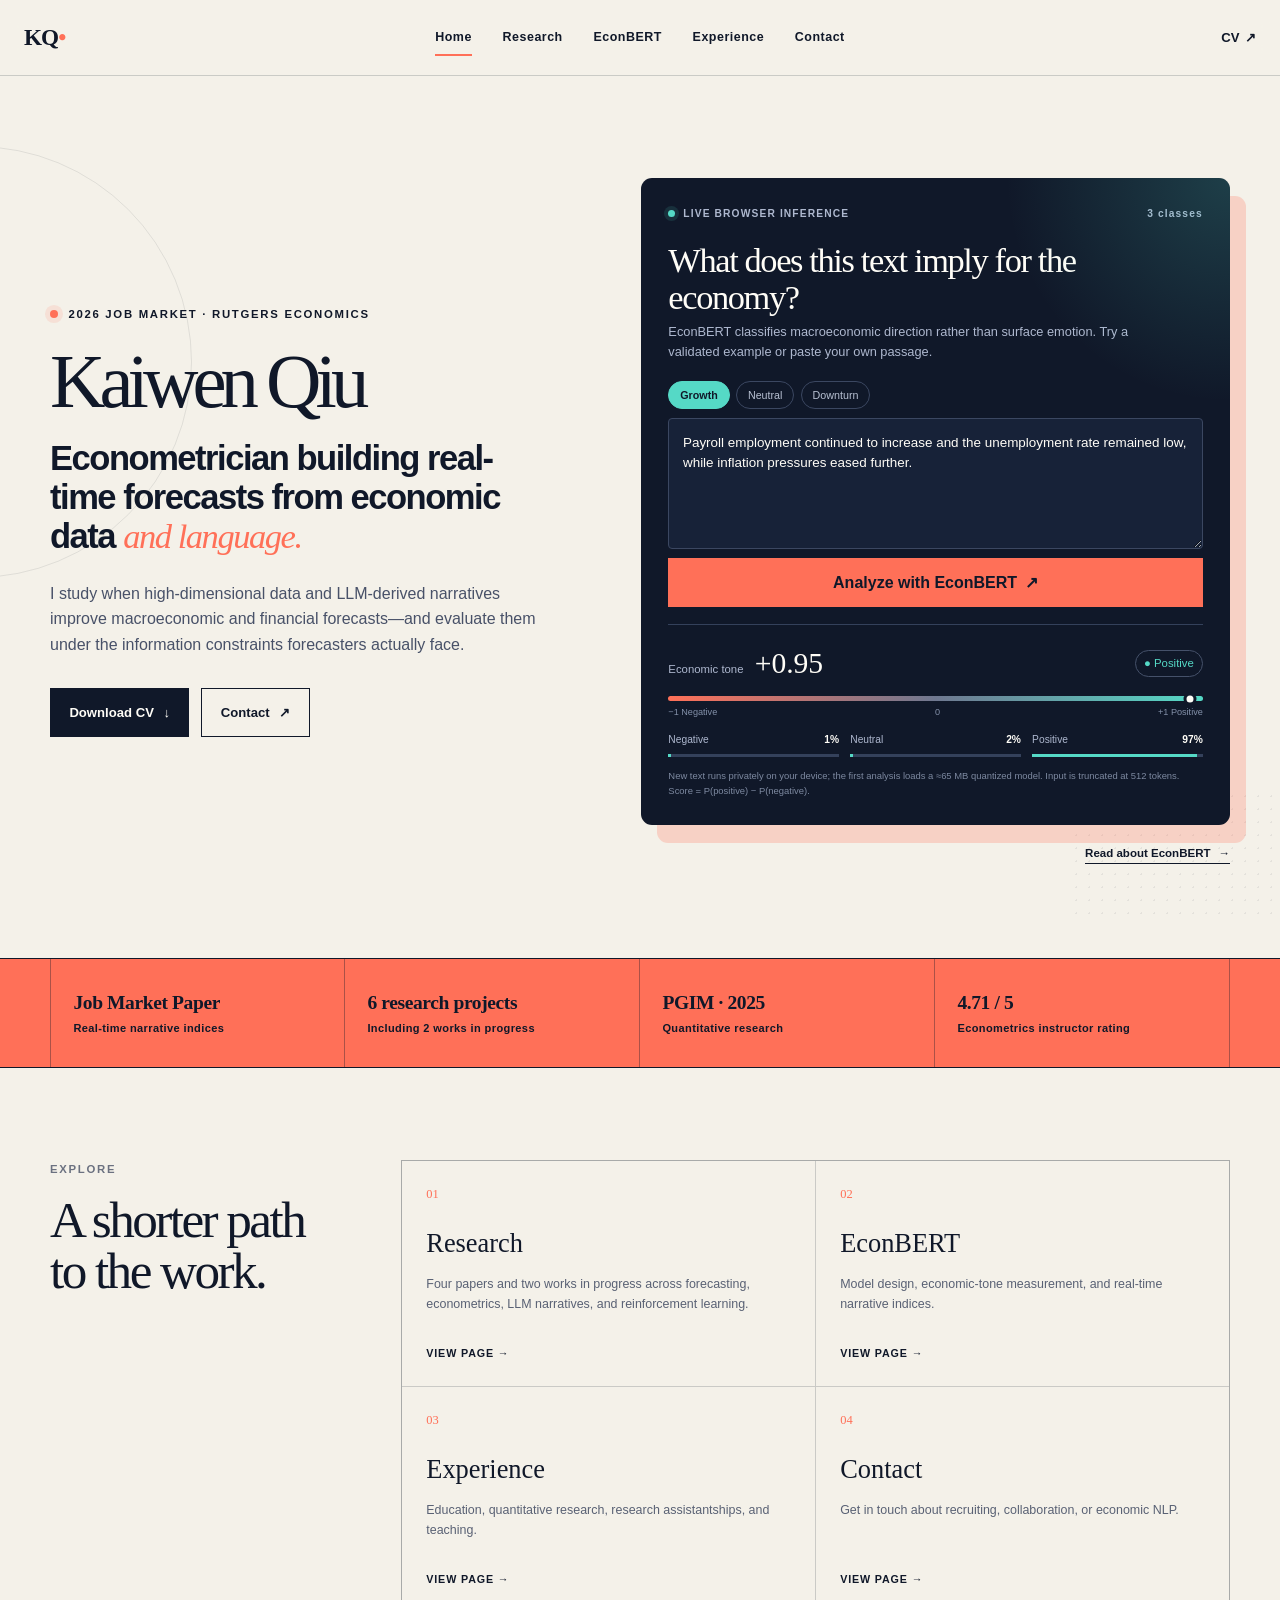
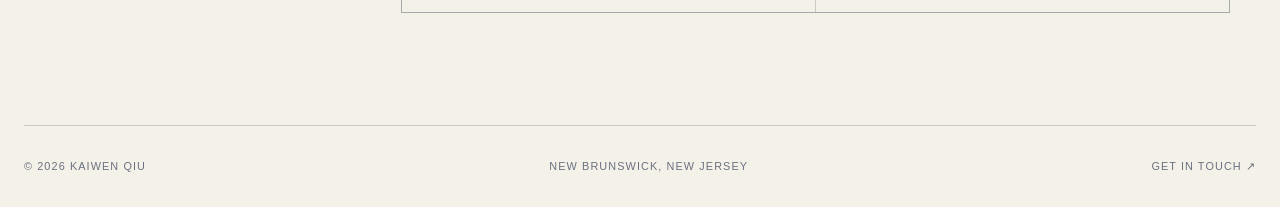
<file: index.html>
<!doctype html>
<html lang="en">
  <head>
    <meta charset="UTF-8" />
    <meta name="viewport" content="width=device-width, initial-scale=1" />
    <meta
      name="description"
      content="Kaiwen Qiu is a Rutgers Economics Ph.D. candidate and quantitative researcher working on real-time forecasting, LLM sentiment, and macroeconometrics."
    />
    <meta name="theme-color" content="#101829" />
    <meta property="og:type" content="website" />
    <meta property="og:url" content="https://kaiwenqiu.com/" />
    <meta
      property="og:title"
      content="Kaiwen Qiu — Econometrics, Forecasting &amp; LLM Sentiment"
    />
    <meta
      property="og:description"
      content="Research at the intersection of real-time econometrics, machine learning, economic narratives, and systematic macro."
    />
    <meta
      property="og:image"
      content="https://kaiwenqiu.com/assets/og-preview.jpg"
    />
    <meta name="twitter:card" content="summary_large_image" />
    <meta
      name="twitter:title"
      content="Kaiwen Qiu — Econometrics, Forecasting &amp; LLM Sentiment"
    />
    <meta
      name="twitter:description"
      content="Real-time forecasting research built from economic data and language."
    />
    <meta
      name="twitter:image"
      content="https://kaiwenqiu.com/assets/og-preview.jpg"
    />
    <link rel="canonical" href="https://kaiwenqiu.com/" />
    <title>Kaiwen Qiu — Econometrician &amp; Quantitative Researcher</title>
    <link rel="icon" href="assets/favicon.svg" />
    <link rel="stylesheet" href="styles.css?v=20260907a" />
    <script type="application/ld+json">
      {
        "@context": "https://schema.org",
        "@type": "Person",
        "name": "Kaiwen Qiu",
        "url": "https://kaiwenqiu.com/",
        "email": "mailto:kq60@economics.rutgers.edu",
        "jobTitle": "Economics Ph.D. Candidate and Quantitative Researcher",
        "affiliation": {
          "@type": "CollegeOrUniversity",
          "name": "Rutgers University"
        },
        "alumniOf": [
          { "@type": "CollegeOrUniversity", "name": "Georgetown University" },
          {
            "@type": "CollegeOrUniversity",
            "name": "University of Colorado Boulder"
          }
        ],
        "knowsAbout": [
          "Applied econometrics",
          "Real-time forecasting",
          "Machine learning",
          "LLM-based sentiment analysis",
          "Macroeconometrics",
          "Time series"
        ],
        "sameAs": ["https://github.com/q136844908"]
      }
    </script>
    <script src="config.js"></script>
    <script src="app.js" defer></script>
  </head>
  <body>
    <a class="skip-link" href="#main-content">Skip to content</a>

    <header class="site-header">
      <a class="wordmark" href="index.html" aria-label="Kaiwen Qiu home"
        >KQ<span>•</span></a
      >
      <nav aria-label="Primary navigation">
        <a class="active" aria-current="page" href="index.html">Home</a>
        <a href="research.html">Research</a>
        <a href="econbert.html">EconBERT</a>
        <a href="experience.html">Experience</a>
        <a href="contact.html">Contact</a>
      </nav>
      <a
        class="nav-cv"
        href="assets/Kaiwen_Qiu_CV.pdf?v=20260923"
        target="_blank"
        rel="noreferrer"
        >CV <span aria-hidden="true">↗</span></a
      >
    </header>

    <main id="main-content">
      <section class="hero section-shell" id="top">
        <div class="hero-copy">
          <p class="availability">
            <span></span> 2026 Job Market · Rutgers Economics
          </p>
          <h1>Kaiwen Qiu</h1>
          <p class="hero-role">
            Econometrician building real-time forecasts from economic data
            <em>and language.</em>
          </p>
          <p class="hero-summary">
            I study when high-dimensional data and LLM-derived narratives
            improve macroeconomic and financial forecasts—and evaluate them
            under the information constraints forecasters actually face.
          </p>
          <div class="hero-actions">
            <a
              class="button-primary"
              href="assets/Kaiwen_Qiu_CV.pdf?v=20260923"
              download="Kaiwen_Qiu_CV.pdf"
              >Download CV <span aria-hidden="true">↓</span></a
            >
            <a class="button-secondary" href="contact.html"
              >Contact <span aria-hidden="true">↗</span></a
            >
          </div>
        </div>

        <div class="hero-demo" id="econbert-demo">
          <div class="demo-card">
            <div class="demo-topline">
              <div>
                <span class="live-dot"></span> LIVE BROWSER INFERENCE
              </div>
              <span>3 classes</span>
            </div>
            <h2>What does this text imply for the economy?</h2>
            <p class="demo-intro">
              EconBERT classifies macroeconomic direction rather than surface
              emotion. Try a validated example or paste your own passage.
            </p>
            <div class="example-tabs" aria-label="Example economic passages">
              <button type="button" data-example="growth" class="active">
                Growth
              </button>
              <button type="button" data-example="neutral">Neutral</button>
              <button type="button" data-example="downturn">Downturn</button>
            </div>
            <label class="sr-only" for="economic-text">Economic text</label>
            <textarea
              id="economic-text"
              rows="5"
              maxlength="3500"
              placeholder="Paste economic text…"
            ></textarea>
            <button class="analyze-button" id="analyze-button" type="button">
              Analyze with EconBERT <span aria-hidden="true">↗</span>
            </button>

            <div
              class="demo-notice"
              id="demo-notice"
              role="status"
              aria-live="polite"
              hidden
            >
              <strong id="demo-status-title">Preparing EconBERT</strong>
              <span id="demo-status-detail"></span>
              <i class="demo-progress" hidden
                ><em id="demo-progress-bar"></em
              ></i>
            </div>

            <div class="result-panel" id="result-panel" aria-live="polite">
              <div class="score-head">
                <div>
                  <span>Economic tone</span><strong id="score">+0.95</strong>
                </div>
                <span class="classification positive" id="classification"
                  >● Positive</span
                >
              </div>
              <div class="tone-track" aria-label="Economic tone score">
                <i id="score-marker"></i>
              </div>
              <div class="tone-labels">
                <span>−1 Negative</span><span>0</span><span>+1 Positive</span>
              </div>
              <div class="probabilities">
                <div>
                  <span>Negative</span><b id="negative-value">1%</b
                  ><i><em id="negative-bar"></em></i>
                </div>
                <div>
                  <span>Neutral</span><b id="neutral-value">2%</b
                  ><i><em id="neutral-bar"></em></i>
                </div>
                <div>
                  <span>Positive</span><b id="positive-value">97%</b
                  ><i><em id="positive-bar"></em></i>
                </div>
              </div>
            </div>
            <p class="demo-footnote">
              New text runs privately on your device; the first analysis loads
              a ≈65 MB quantized model. Input is truncated at 512 tokens. Score
              = P(positive) − P(negative).
            </p>
          </div>
          <a class="demo-link" href="econbert.html"
            >Read about EconBERT <span aria-hidden="true">→</span></a
          >
        </div>
      </section>

      <section class="proof-bar" aria-label="Professional highlights">
        <div class="section-shell proof-grid">
          <div>
            <strong>Job Market Paper</strong
            ><span>Real-time narrative indices</span>
          </div>
          <div>
            <strong>6 research projects</strong><span>Including 2 works in progress</span>
          </div>
          <div>
            <strong>PGIM · 2025</strong><span>Quantitative research</span>
          </div>
          <div>
            <strong>4.71 / 5</strong><span>Econometrics instructor rating</span>
          </div>
        </div>
      </section>

      <section
        class="section-shell home-directory"
        aria-labelledby="explore-title"
      >
        <div>
          <p class="section-index">Explore</p>
          <h2 id="explore-title">A shorter path to the work.</h2>
        </div>
        <div class="directory-grid">
          <a href="research.html"
            ><span>01</span><strong>Research</strong>
            <p>
              Four papers and two works in progress across forecasting,
              econometrics, LLM narratives, and reinforcement learning.
            </p>
            <b>View page →</b></a
          >
          <a href="econbert.html"
            ><span>02</span><strong>EconBERT</strong>
            <p>
              Model design, economic-tone measurement, and real-time narrative
              indices.
            </p>
            <b>View page →</b></a
          >
          <a href="experience.html"
            ><span>03</span><strong>Experience</strong>
            <p>
              Education, quantitative research, research assistantships, and
              teaching.
            </p>
            <b>View page →</b></a
          >
          <a href="contact.html"
            ><span>04</span><strong>Contact</strong>
            <p>
              Get in touch about recruiting, collaboration, or economic NLP.
            </p>
            <b>View page →</b></a
          >
        </div>
      </section>
    </main>

    <footer>
      <span>© <span id="current-year">2026</span> Kaiwen Qiu</span>
      <span>New Brunswick, New Jersey</span>
      <a href="contact.html">Get in touch ↗</a>
    </footer>
  </body>
</html>
</file>
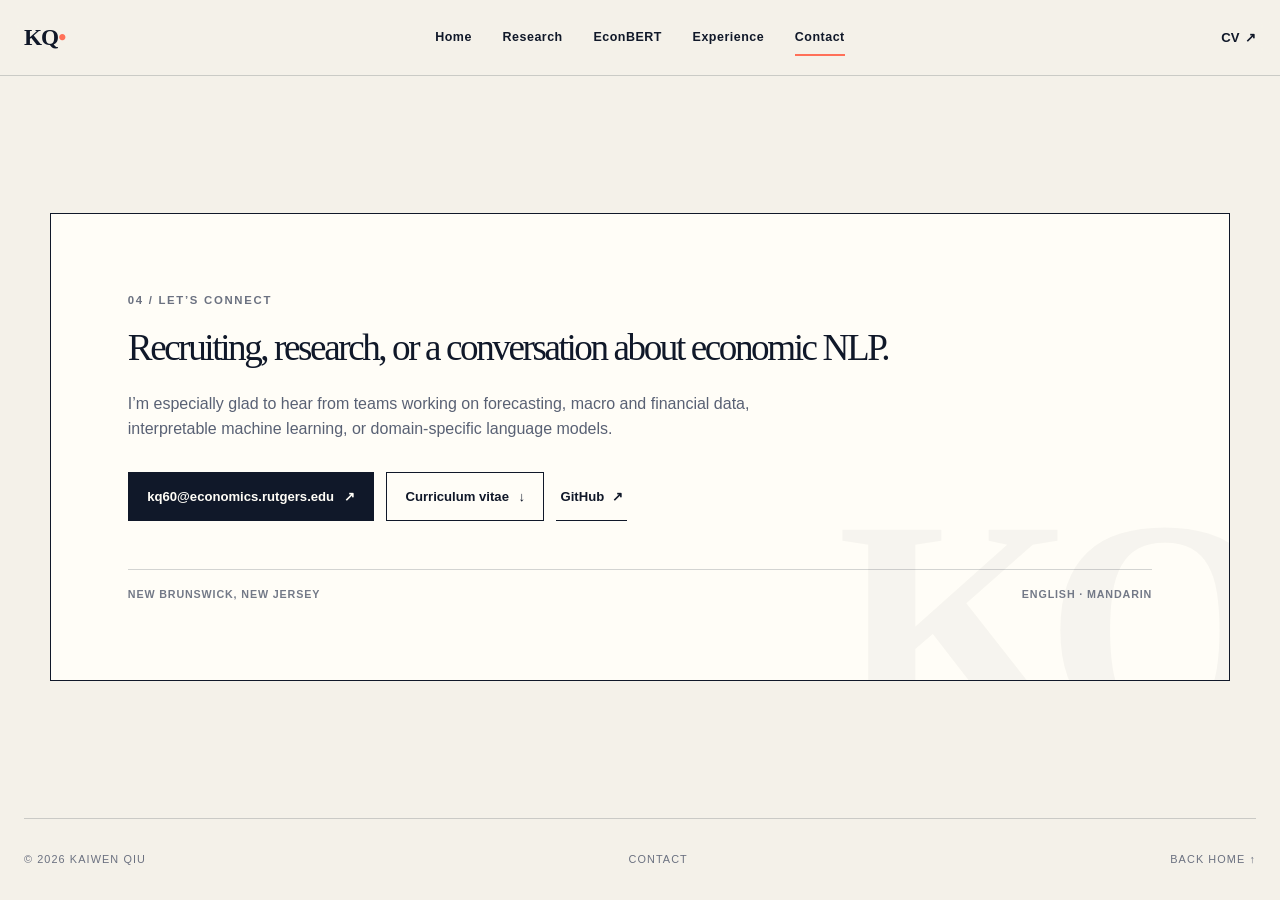
<file: contact.html>
<!doctype html>
<html lang="en">
  <head>
    <meta charset="UTF-8" />
    <meta name="viewport" content="width=device-width, initial-scale=1" />
    <meta
      name="description"
      content="Contact Kaiwen Qiu about recruiting, research collaboration, forecasting, quantitative economics, or economic NLP."
    />
    <meta name="theme-color" content="#101829" />
    <meta property="og:type" content="website" />
    <meta
      property="og:url"
      content="https://kaiwenqiu.com/contact.html"
    />
    <meta property="og:title" content="Contact — Kaiwen Qiu" />
    <meta
      property="og:description"
      content="Get in touch about recruiting, research collaboration, forecasting, or economic NLP."
    />
    <meta
      property="og:image"
      content="https://kaiwenqiu.com/assets/og-preview.jpg"
    />
    <meta name="twitter:card" content="summary_large_image" />
    <link rel="canonical" href="https://kaiwenqiu.com/contact.html" />
    <title>Contact — Kaiwen Qiu</title>
    <link rel="icon" href="assets/favicon.svg" />
    <link rel="stylesheet" href="styles.css?v=20260906b" />
  </head>
  <body class="subpage contact-page">
    <a class="skip-link" href="#main-content">Skip to content</a>

    <header class="site-header">
      <a class="wordmark" href="index.html" aria-label="Kaiwen Qiu home"
        >KQ<span>•</span></a
      >
      <nav aria-label="Primary navigation">
        <a href="index.html">Home</a>
        <a href="research.html">Research</a>
        <a href="econbert.html">EconBERT</a>
        <a href="experience.html">Experience</a>
        <a class="active" aria-current="page" href="contact.html">Contact</a>
      </nav>
      <a
        class="nav-cv"
        href="assets/Kaiwen_Qiu_CV.pdf?v=20260923"
        target="_blank"
        rel="noreferrer"
        >CV <span aria-hidden="true">↗</span></a
      >
    </header>

    <main id="main-content" class="contact-main">
      <section class="section-shell contact standalone-contact">
        <div class="contact-card">
          <p class="section-index">04 / Let’s connect</p>
          <h1>Recruiting, research, or a conversation about economic NLP.</h1>
          <p>
            I’m especially glad to hear from teams working on forecasting, macro
            and financial data, interpretable machine learning, or
            domain-specific language models.
          </p>
          <div class="contact-actions">
            <a class="button-primary" href="mailto:kq60@economics.rutgers.edu"
              >kq60@economics.rutgers.edu <span aria-hidden="true">↗</span></a
            >
            <a
              class="button-secondary"
              href="assets/Kaiwen_Qiu_CV.pdf?v=20260923"
              download="Kaiwen_Qiu_CV.pdf"
              >Curriculum vitae <span aria-hidden="true">↓</span></a
            >
            <a
              class="text-link"
              href="https://github.com/q136844908"
              target="_blank"
              rel="noreferrer"
              >GitHub <span aria-hidden="true">↗</span></a
            >
          </div>
          <div class="contact-meta">
            <span>New Brunswick, New Jersey</span
            ><span>English · Mandarin</span>
          </div>
        </div>
      </section>
    </main>

    <footer>
      <span>© 2026 Kaiwen Qiu</span>
      <span>Contact</span>
      <a href="index.html">Back home ↑</a>
    </footer>
  </body>
</html>
</file>
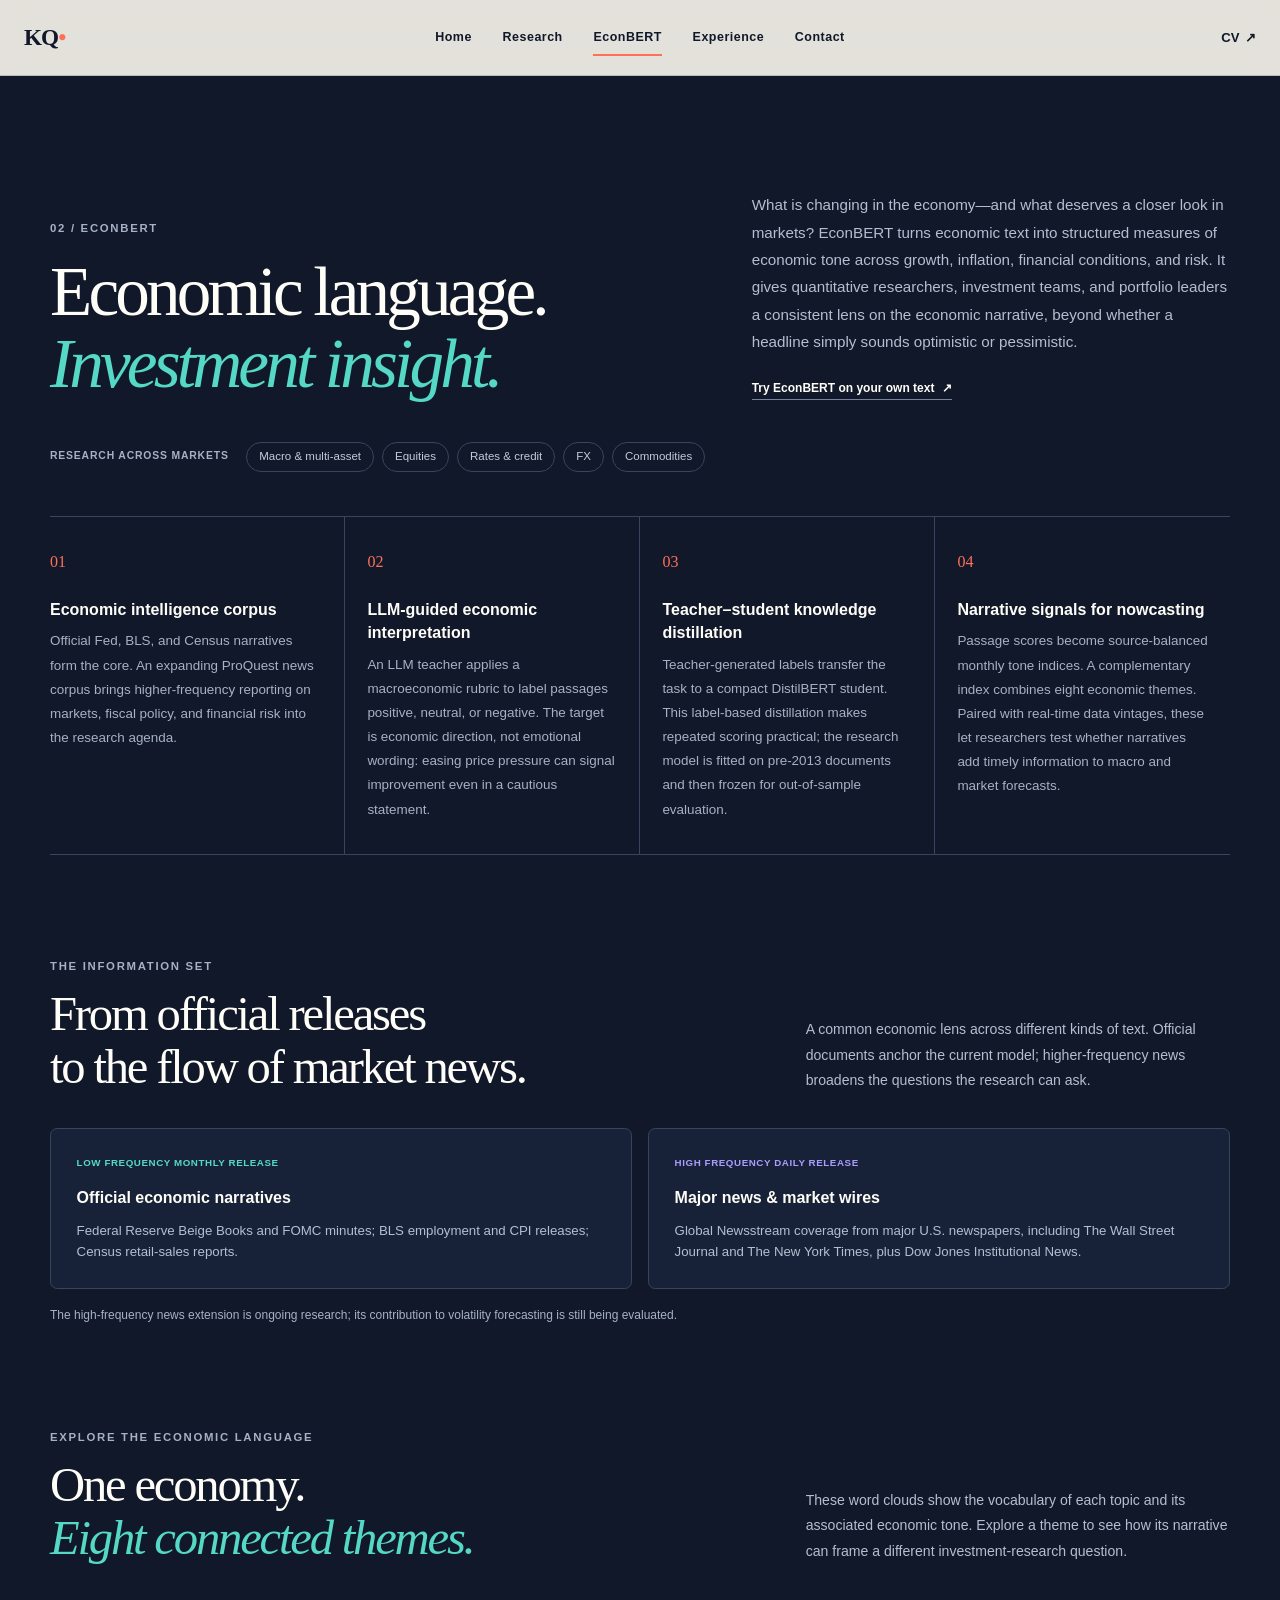
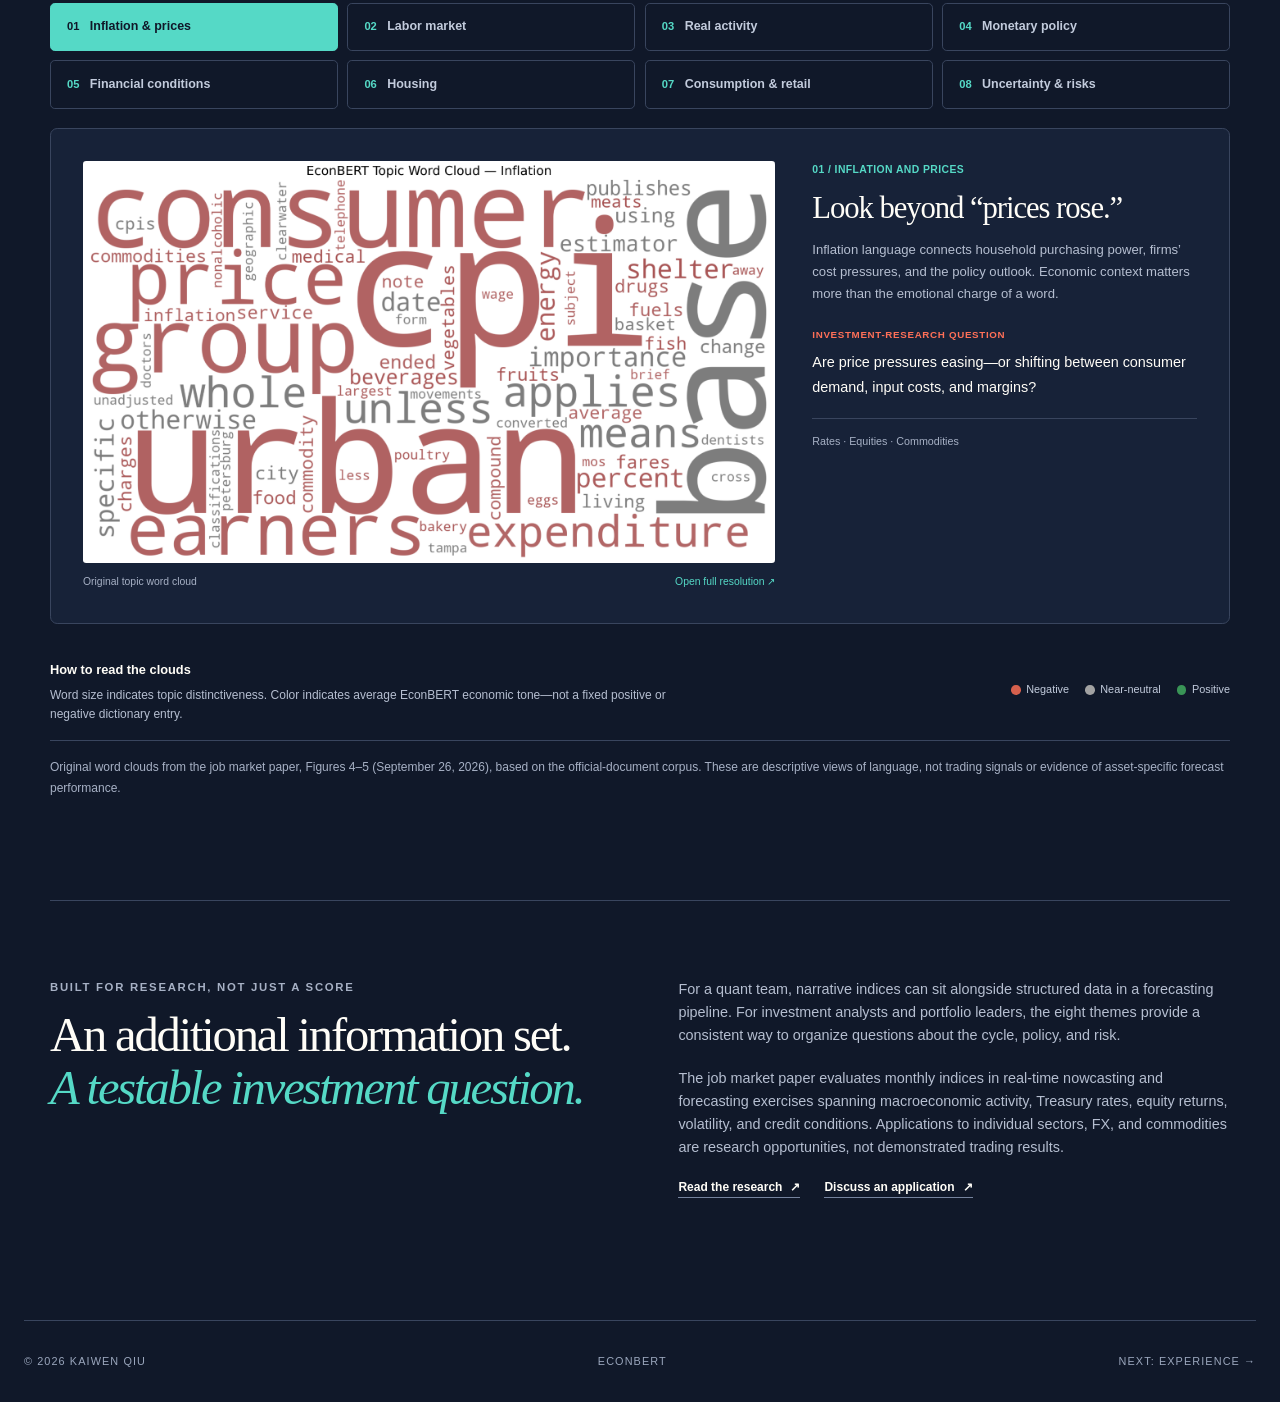
<file: econbert.html>
<!doctype html>
<html lang="en">
  <head>
    <meta charset="UTF-8" />
    <meta name="viewport" content="width=device-width, initial-scale=1" />
    <meta
      name="description"
      content="EconBERT connects economic language with investment research through LLM teacher–student learning, eight macroeconomic themes, and real-time nowcasting research."
    />
    <meta name="theme-color" content="#101829" />
    <meta property="og:type" content="website" />
    <meta
      property="og:url"
      content="https://kaiwenqiu.com/econbert.html"
    />
    <meta property="og:title" content="EconBERT — Kaiwen Qiu" />
    <meta
      property="og:description"
      content="Economic language. Investment insight. Explore EconBERT's eight economic themes, LLM teacher–student approach, and expanding policy and market-news corpus."
    />
    <meta
      property="og:image"
      content="https://kaiwenqiu.com/assets/og-preview.jpg"
    />
    <meta name="twitter:card" content="summary_large_image" />
    <link rel="canonical" href="https://kaiwenqiu.com/econbert.html" />
    <title>EconBERT — Kaiwen Qiu</title>
    <link rel="icon" href="assets/favicon.svg" />
    <link rel="stylesheet" href="styles.css" />
    <link rel="stylesheet" href="econbert.css?v=20261007-sources" />
    <script src="econbert-topics.js?v=20261007" defer></script>
  </head>
  <body class="subpage dark-page">
    <a class="skip-link" href="#main-content">Skip to content</a>

    <header class="site-header">
      <a class="wordmark" href="index.html" aria-label="Kaiwen Qiu home"
        >KQ<span>•</span></a
      >
      <nav aria-label="Primary navigation">
        <a href="index.html">Home</a>
        <a href="research.html">Research</a>
        <a class="active" aria-current="page" href="econbert.html">EconBERT</a>
        <a href="experience.html">Experience</a>
        <a href="contact.html">Contact</a>
      </nav>
      <a
        class="nav-cv"
        href="assets/Kaiwen_Qiu_CV.pdf?v=20260923"
        target="_blank"
        rel="noreferrer"
        >CV <span aria-hidden="true">↗</span></a
      >
    </header>

    <main id="main-content" class="econbert-main">
      <section
        class="econbert-story standalone"
        aria-labelledby="econbert-title"
      >
        <div class="section-shell">
          <div class="story-heading">
            <div>
              <p class="section-index light">02 / EconBERT</p>
              <h1 id="econbert-title">
                Economic language.<br /><em>Investment insight.</em>
              </h1>
            </div>
            <div class="story-intro">
              <p>
                What is changing in the economy—and what deserves a closer look
                in markets? EconBERT turns economic text into structured measures
                of economic tone across growth, inflation, financial conditions,
                and risk. It gives
                quantitative researchers, investment teams, and portfolio leaders
                a consistent lens on the economic narrative, beyond whether a
                headline simply sounds optimistic or pessimistic.
              </p>
              <a class="light-link" href="index.html#econbert-demo"
                >Try EconBERT on your own text
                <span aria-hidden="true">↗</span></a
              >
            </div>
          </div>

          <div class="research-lenses" aria-label="Investment research applications">
            <span class="lenses-label">Research across markets</span>
            <span>Macro &amp; multi-asset</span>
            <span>Equities</span>
            <span>Rates &amp; credit</span>
            <span>FX</span>
            <span>Commodities</span>
          </div>

          <div class="method-grid">
            <article>
              <span>01</span>
              <h2>Economic intelligence corpus</h2>
              <p>
                Official Fed, BLS, and Census narratives form the core.
                An expanding ProQuest news corpus brings higher-frequency
                reporting on markets, fiscal policy, and financial risk into
                the research agenda.
              </p>
            </article>
            <article>
              <span>02</span>
              <h2>LLM-guided economic interpretation</h2>
              <p>
                An LLM teacher applies a macroeconomic rubric to label passages
                positive, neutral, or negative. The target is economic direction,
                not emotional wording: easing price pressure can signal
                improvement even in a cautious statement.
              </p>
            </article>
            <article>
              <span>03</span>
              <h2>Teacher–student knowledge distillation</h2>
              <p>
                Teacher-generated labels transfer the task to a compact
                DistilBERT student. This label-based distillation makes repeated
                scoring practical; the research model is fitted on pre-2013
                documents and then frozen for out-of-sample evaluation.
              </p>
            </article>
            <article>
              <span>04</span>
              <h2>Narrative signals for nowcasting</h2>
              <p>
                Passage scores become source-balanced monthly tone indices.
                A complementary index combines eight economic themes. Paired
                with real-time data vintages, these let researchers test whether
                narratives add timely information to macro and market forecasts.
              </p>
            </article>
          </div>

          <section class="corpus-section" aria-labelledby="corpus-title">
            <div class="econbert-section-heading">
              <div>
                <p class="section-index light">The information set</p>
                <h2 id="corpus-title">From official releases<br />to the flow of market news.</h2>
              </div>
              <p>
                A common economic lens across different kinds of text.
                Official documents anchor the current model; higher-frequency
                news broadens the questions the research can ask.
              </p>
            </div>
            <div class="corpus-grid">
              <article>
                <p class="corpus-status">Low Frequency Monthly Release</p>
                <h3>Official economic narratives</h3>
                <p>Federal Reserve Beige Books and FOMC minutes; BLS employment
                  and CPI releases; Census retail-sales reports.</p>
              </article>
              <article>
                <p class="corpus-status extension">High Frequency Daily Release</p>
                <h3>Major news &amp; market wires</h3>
                <p>Global Newsstream coverage from major U.S. newspapers,
                  including The Wall Street Journal and The New York Times,
                  plus Dow Jones Institutional News.</p>
              </article>
            </div>
            <p class="corpus-note">The high-frequency news extension is ongoing research;
              its contribution to volatility forecasting is still being evaluated.</p>
          </section>

          <section class="topic-section" aria-labelledby="topics-title">
            <div class="econbert-section-heading">
              <div>
                <p class="section-index light">Explore the economic language</p>
                <h2 id="topics-title">One economy.<br /><em>Eight connected themes.</em></h2>
              </div>
              <p>These word clouds show the vocabulary of each topic and its
                associated economic tone. Explore a theme to see how its
                narrative can frame a different investment-research question.</p>
            </div>

            <div class="topic-selector" aria-label="Economic topics">
              <a id="tab-inflation" href="#topic-inflation"><span>01</span> Inflation &amp; prices</a>
              <a id="tab-labor" href="#topic-labor"><span>02</span> Labor market</a>
              <a id="tab-activity" href="#topic-activity"><span>03</span> Real activity</a>
              <a id="tab-policy" href="#topic-policy"><span>04</span> Monetary policy</a>
              <a id="tab-financial" href="#topic-financial"><span>05</span> Financial conditions</a>
              <a id="tab-housing" href="#topic-housing"><span>06</span> Housing</a>
              <a id="tab-consumption" href="#topic-consumption"><span>07</span> Consumption &amp; retail</a>
              <a id="tab-uncertainty" href="#topic-uncertainty"><span>08</span> Uncertainty &amp; risks</a>
            </div>

            <div class="topic-panels">
              <section id="topic-inflation" class="topic-panel" aria-labelledby="tab-inflation">
                <figure>
                  <a href="assets/econbert-topics/inflation-prices.png" target="_blank" rel="noreferrer" aria-label="Open inflation and prices word cloud at full resolution">
                    <img src="assets/econbert-topics/inflation-prices.png" width="3377" height="1960" alt="Inflation and prices word cloud, including consumer, price, index, and CPI; size represents topic distinctiveness and color represents average economic tone." />
                  </a>
                  <figcaption>Original topic word cloud <span>Open full resolution ↗</span></figcaption>
                </figure>
                <div class="topic-context">
                  <p class="topic-kicker">01 / Inflation and prices</p>
                  <h3>Look beyond “prices rose.”</h3>
                  <p>Inflation language connects household purchasing power,
                    firms’ cost pressures, and the policy outlook. Economic
                    context matters more than the emotional charge of a word.</p>
                  <p class="question-label">Investment-research question</p>
                  <p class="topic-question">Are price pressures easing—or shifting
                    between consumer demand, input costs, and margins?</p>
                  <p class="topic-markets">Rates · Equities · Commodities</p>
                </div>
              </section>

              <section id="topic-labor" class="topic-panel" aria-labelledby="tab-labor">
                <figure>
                  <a href="assets/econbert-topics/labor-market.png" target="_blank" rel="noreferrer" aria-label="Open labor market word cloud at full resolution">
                    <img src="assets/econbert-topics/labor-market.png" width="3377" height="1960" loading="lazy" alt="Labor market word cloud, including employment, household, establishment, and force; size represents topic distinctiveness and color represents average economic tone." />
                  </a>
                  <figcaption>Original topic word cloud <span>Open full resolution ↗</span></figcaption>
                </figure>
                <div class="topic-context">
                  <p class="topic-kicker">02 / Labor market</p>
                  <h3>Read the balance of resilience and cooling.</h3>
                  <p>Employment narratives connect hiring, labor supply, wages,
                    and household income—dimensions that a single headline
                    payroll number cannot fully describe.</p>
                  <p class="question-label">Investment-research question</p>
                  <p class="topic-question">Is hiring moderating alongside
                    resilient demand, or pointing to a broader slowdown?</p>
                  <p class="topic-markets">Equities · Rates · Multi-asset</p>
                </div>
              </section>

              <section id="topic-activity" class="topic-panel" aria-labelledby="tab-activity">
                <figure>
                  <a href="assets/econbert-topics/real-activity.png" target="_blank" rel="noreferrer" aria-label="Open real activity word cloud at full resolution">
                    <img src="assets/econbert-topics/real-activity.png" width="3377" height="1960" loading="lazy" alt="Real activity word cloud, including manufacturing, production, orders, and agriculture; size represents topic distinctiveness and color represents average economic tone." />
                  </a>
                  <figcaption>Original topic word cloud <span>Open full resolution ↗</span></figcaption>
                </figure>
                <div class="topic-context">
                  <p class="topic-kicker">03 / Real activity</p>
                  <h3>Follow the demand behind the cycle.</h3>
                  <p>Language about production, orders, and business activity
                    provides a narrative view of the real economy alongside
                    released macroeconomic data.</p>
                  <p class="question-label">Investment-research question</p>
                  <p class="topic-question">Is momentum broadening across the
                    economy, or becoming concentrated in a few sectors?</p>
                  <p class="topic-markets">Cyclical equities · Commodities · Macro</p>
                </div>
              </section>

              <section id="topic-policy" class="topic-panel" aria-labelledby="tab-policy">
                <figure>
                  <a href="assets/econbert-topics/monetary-policy.png" target="_blank" rel="noreferrer" aria-label="Open monetary policy word cloud at full resolution">
                    <img src="assets/econbert-topics/monetary-policy.png" width="3377" height="1960" loading="lazy" alt="Monetary policy word cloud, including funds, policy, monetary, and open; size represents topic distinctiveness and color represents average economic tone." />
                  </a>
                  <figcaption>Original topic word cloud <span>Open full resolution ↗</span></figcaption>
                </figure>
                <div class="topic-context">
                  <p class="topic-kicker">04 / Monetary policy</p>
                  <h3>Put policy language in economic context.</h3>
                  <p>Central-bank communication links the outlook for activity
                    and inflation to policy decisions. Economic tone is distinct
                    from a simple hawkish-versus-dovish label.</p>
                  <p class="question-label">Investment-research question</p>
                  <p class="topic-question">How is the balance of growth and
                    inflation concerns evolving around policy decisions?</p>
                  <p class="topic-markets">Rates · FX · Equity duration</p>
                </div>
              </section>

              <section id="topic-financial" class="topic-panel" aria-labelledby="tab-financial">
                <figure>
                  <a href="assets/econbert-topics/financial-conditions.png" target="_blank" rel="noreferrer" aria-label="Open financial conditions word cloud at full resolution">
                    <img src="assets/econbert-topics/financial-conditions.png" width="3377" height="1960" loading="lazy" alt="Financial conditions word cloud, including banks, credit, market, and loan; size represents topic distinctiveness and color represents average economic tone." />
                  </a>
                  <figcaption>Original topic word cloud <span>Open full resolution ↗</span></figcaption>
                </figure>
                <div class="topic-context">
                  <p class="topic-kicker">05 / Financial conditions</p>
                  <h3>Track the language of credit transmission.</h3>
                  <p>Banking and credit narratives describe how financing
                    conditions reach households and firms, complementing
                    market-based measures of financial stress.</p>
                  <p class="question-label">Investment-research question</p>
                  <p class="topic-question">Are tighter lending conditions
                    becoming a headwind for investment and demand?</p>
                  <p class="topic-markets">Credit · Financial equities · Multi-asset</p>
                </div>
              </section>

              <section id="topic-housing" class="topic-panel" aria-labelledby="tab-housing">
                <figure>
                  <a href="assets/econbert-topics/housing.png" target="_blank" rel="noreferrer" aria-label="Open housing word cloud at full resolution">
                    <img src="assets/econbert-topics/housing.png" width="3377" height="1960" loading="lazy" alt="Housing word cloud, including housing, residential, sales, and construction; size represents topic distinctiveness and color represents average economic tone." />
                  </a>
                  <figcaption>Original topic word cloud <span>Open full resolution ↗</span></figcaption>
                </figure>
                <div class="topic-context">
                  <p class="topic-kicker">06 / Housing</p>
                  <h3>Read a rate-sensitive part of the economy.</h3>
                  <p>Housing narratives connect affordability, residential
                    construction, and sales with the wider transmission of
                    interest rates and household demand.</p>
                  <p class="question-label">Investment-research question</p>
                  <p class="topic-question">Is the housing narrative signaling
                    renewed demand or continued financing pressure?</p>
                  <p class="topic-markets">Real estate · Homebuilders · Materials</p>
                </div>
              </section>

              <section id="topic-consumption" class="topic-panel" aria-labelledby="tab-consumption">
                <figure>
                  <a href="assets/econbert-topics/consumption-retail-sales.png" target="_blank" rel="noreferrer" aria-label="Open consumption and retail sales word cloud at full resolution">
                    <img src="assets/econbert-topics/consumption-retail-sales.png" width="3377" height="1960" loading="lazy" alt="Consumption and retail sales word cloud, including retail, sales, advance, and stores; size represents topic distinctiveness and color represents average economic tone." />
                  </a>
                  <figcaption>Original topic word cloud <span>Open full resolution ↗</span></figcaption>
                </figure>
                <div class="topic-context">
                  <p class="topic-kicker">07 / Consumption and retail sales</p>
                  <h3>Connect the consumer to the growth outlook.</h3>
                  <p>Retail and spending narratives add context to changes
                    in household demand, connecting the macro outlook with
                    questions about consumer-facing sectors.</p>
                  <p class="question-label">Investment-research question</p>
                  <p class="topic-question">Is spending strength widespread,
                    or masking softer demand in particular categories?</p>
                  <p class="topic-markets">Consumer equities · Credit · Macro</p>
                </div>
              </section>

              <section id="topic-uncertainty" class="topic-panel" aria-labelledby="tab-uncertainty">
                <figure>
                  <a href="assets/econbert-topics/uncertainty-downside-risks.png" target="_blank" rel="noreferrer" aria-label="Open uncertainty and downside risks word cloud at full resolution">
                    <img src="assets/econbert-topics/uncertainty-downside-risks.png" width="3377" height="1960" loading="lazy" alt="Uncertainty and downside risks word cloud, including uncertainty, discouraged, and unemployed; size represents topic distinctiveness and color represents average economic tone." />
                  </a>
                  <figcaption>Original topic word cloud <span>Open full resolution ↗</span></figcaption>
                </figure>
                <div class="topic-context">
                  <p class="topic-kicker">08 / Uncertainty and downside risks</p>
                  <h3>Distinguish caution from deterioration.</h3>
                  <p>Risk language can reflect uncertainty about the outlook
                    or evidence of weaker conditions. The distinction matters
                    when interpreting cautious economic communication.</p>
                  <p class="question-label">Investment-research question</p>
                  <p class="topic-question">Are downside concerns becoming
                    broader or more economically specific?</p>
                  <p class="topic-markets">Risk research · Credit · Multi-asset</p>
                </div>
              </section>
            </div>

            <div class="cloud-reading-guide">
              <div>
                <strong>How to read the clouds</strong>
                <p>Word size indicates topic distinctiveness. Color indicates
                  average EconBERT economic tone—not a fixed positive or
                  negative dictionary entry.</p>
              </div>
              <div class="tone-legend" aria-label="Average economic tone color legend">
                <span><i class="tone-negative" aria-hidden="true"></i>Negative</span>
                <span><i class="tone-neutral" aria-hidden="true"></i>Near-neutral</span>
                <span><i class="tone-positive" aria-hidden="true"></i>Positive</span>
              </div>
            </div>
            <p class="cloud-source">Original word clouds from the job market paper,
              Figures 4–5 (September 26, 2026), based on the official-document corpus.
              These are descriptive views of language, not trading signals or
              evidence of asset-specific forecast performance.</p>
          </section>

          <section class="model-purpose investment-purpose" aria-labelledby="purpose-title">
            <div>
              <p class="section-index light">Built for research, not just a score</p>
              <h2 id="purpose-title">
                An additional information set.<br /><em>A testable investment question.</em>
              </h2>
            </div>
            <div class="purpose-copy">
              <p>
                For a quant team, narrative indices can sit alongside structured
                data in a forecasting pipeline. For investment analysts and
                portfolio leaders, the eight themes provide a consistent way
                to organize questions about the cycle, policy, and risk.
              </p>
              <p>
                The job market paper evaluates monthly indices in real-time
                nowcasting and forecasting exercises spanning macroeconomic
                activity, Treasury rates, equity returns, volatility, and credit
                conditions. Applications to individual sectors, FX, and
                commodities are research opportunities, not demonstrated
                trading results.
              </p>
              <div class="econbert-actions">
                <a class="light-link" href="research.html">Read the research <span aria-hidden="true">↗</span></a>
                <a class="light-link" href="contact.html">Discuss an application <span aria-hidden="true">↗</span></a>
              </div>
            </div>
          </section>
        </div>
      </section>
    </main>

    <footer class="dark-footer">
      <span>© 2026 Kaiwen Qiu</span>
      <span>EconBERT</span>
      <a href="experience.html">Next: Experience →</a>
    </footer>
  </body>
</html>
</file>
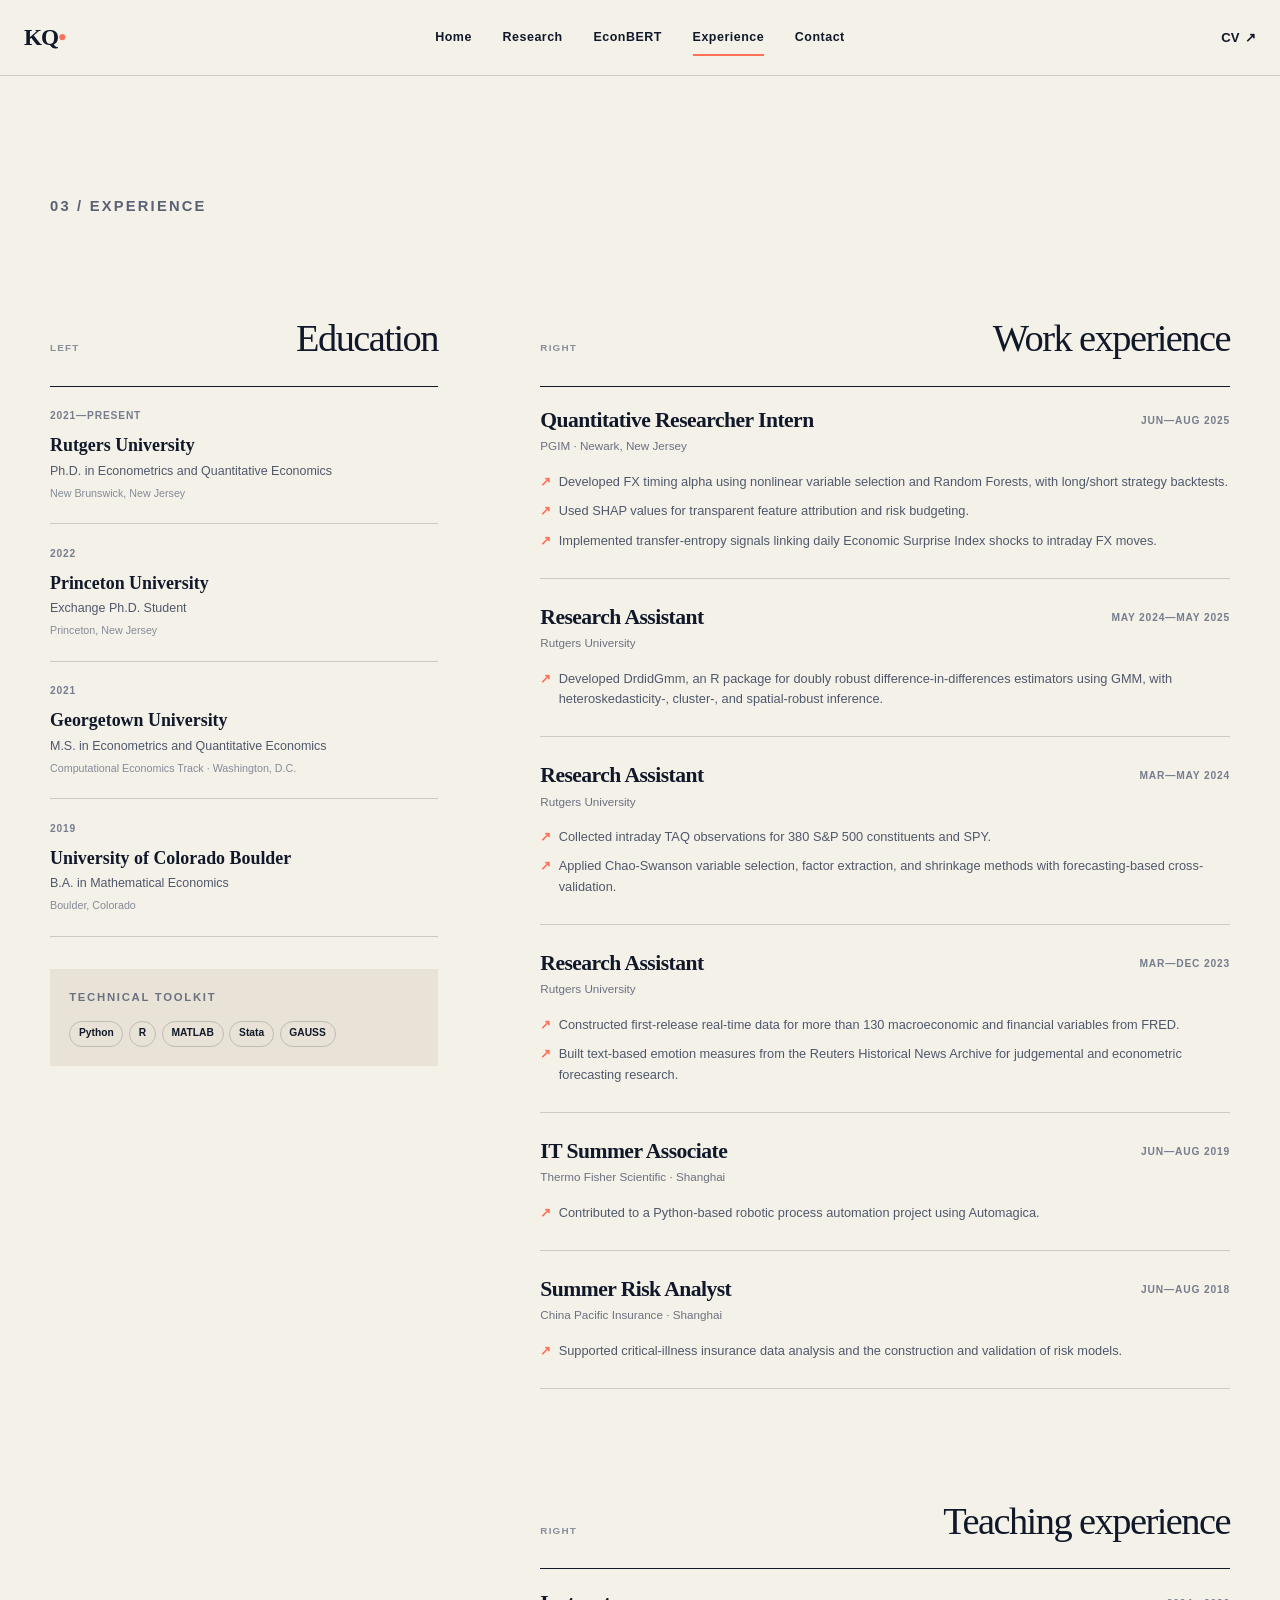
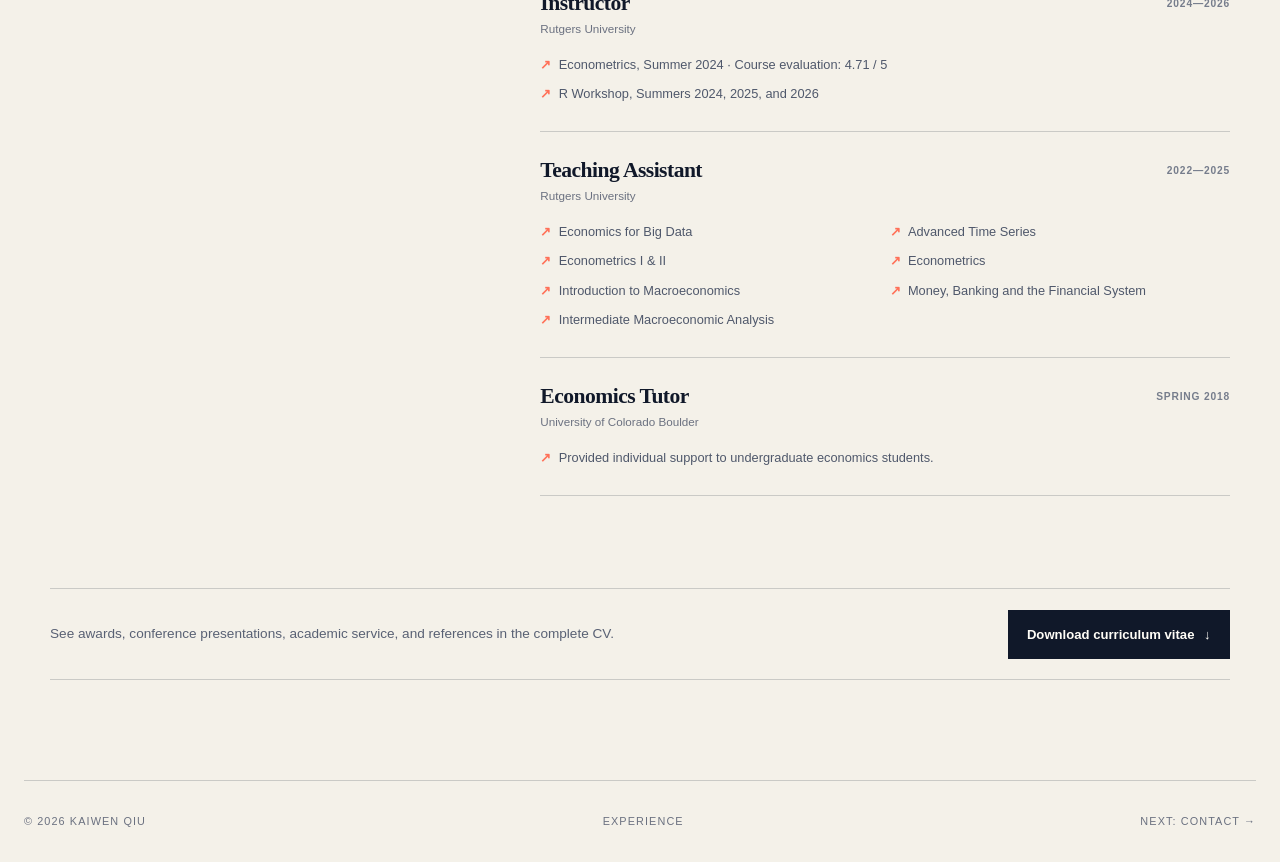
<file: experience.html>
<!doctype html>
<html lang="en">
  <head>
    <meta charset="UTF-8" />
    <meta name="viewport" content="width=device-width, initial-scale=1" />
    <meta
      name="description"
      content="Education, quantitative research, research assistantships, and teaching experience for Rutgers Economics Ph.D. candidate Kaiwen Qiu."
    />
    <meta name="theme-color" content="#101829" />
    <meta property="og:type" content="website" />
    <meta
      property="og:url"
      content="https://kaiwenqiu.com/experience.html"
    />
    <meta property="og:title" content="Experience — Kaiwen Qiu" />
    <meta
      property="og:description"
      content="Education, quantitative research, and university teaching across econometrics, forecasting, and machine learning."
    />
    <meta
      property="og:image"
      content="https://kaiwenqiu.com/assets/og-preview.jpg"
    />
    <meta name="twitter:card" content="summary_large_image" />
    <link rel="canonical" href="https://kaiwenqiu.com/experience.html" />
    <title>Experience — Kaiwen Qiu</title>
    <link rel="icon" href="assets/favicon.svg" />
    <link rel="stylesheet" href="styles.css" />
  </head>
  <body class="subpage">
    <a class="skip-link" href="#main-content">Skip to content</a>

    <header class="site-header">
      <a class="wordmark" href="index.html" aria-label="Kaiwen Qiu home"
        >KQ<span>•</span></a
      >
      <nav aria-label="Primary navigation">
        <a href="index.html">Home</a>
        <a href="research.html">Research</a>
        <a href="econbert.html">EconBERT</a>
        <a class="active" aria-current="page" href="experience.html"
          >Experience</a
        >
        <a href="contact.html">Contact</a>
      </nav>
      <a
        class="nav-cv"
        href="assets/Kaiwen_Qiu_CV.pdf?v=20260923"
        target="_blank"
        rel="noreferrer"
        >CV <span aria-hidden="true">↗</span></a
      >
    </header>

    <main id="main-content" class="page-main">
      <section class="page-intro section-shell compact-intro">
        <p class="section-index">03 / Experience</p>
      </section>

      <section
        class="section-shell experience-layout"
        aria-label="Education and experience"
      >
        <aside class="education-column">
          <div class="column-heading">
            <span>Left</span>
            <h2>Education</h2>
          </div>
          <ol class="education-timeline">
            <li>
              <span>2021—Present</span><strong>Rutgers University</strong>
              <p>Ph.D. in Econometrics and Quantitative Economics</p>
              <small>New Brunswick, New Jersey</small>
            </li>
            <li>
              <span>2022</span><strong>Princeton University</strong>
              <p>Exchange Ph.D. Student</p>
              <small>Princeton, New Jersey</small>
            </li>
            <li>
              <span>2021</span><strong>Georgetown University</strong>
              <p>M.S. in Econometrics and Quantitative Economics</p>
              <small>Computational Economics Track · Washington, D.C.</small>
            </li>
            <li>
              <span>2019</span><strong>University of Colorado Boulder</strong>
              <p>B.A. in Mathematical Economics</p>
              <small>Boulder, Colorado</small>
            </li>
          </ol>

          <div class="skills-panel">
            <p class="section-index">Technical toolkit</p>
            <div class="tags">
              <span>Python</span><span>R</span><span>MATLAB</span
              ><span>Stata</span><span>GAUSS</span>
            </div>
          </div>
        </aside>

        <div class="experience-column">
          <div class="column-heading">
            <span>Right</span>
            <h2>Work experience</h2>
          </div>
          <div class="timeline-list">
            <article>
              <header>
                <div>
                  <h3>Quantitative Researcher Intern</h3>
                  <p>PGIM · Newark, New Jersey</p>
                </div>
                <time>Jun—Aug 2025</time>
              </header>
              <ul>
                <li>
                  Developed FX timing alpha using nonlinear variable selection
                  and Random Forests, with long/short strategy backtests.
                </li>
                <li>
                  Used SHAP values for transparent feature attribution and risk
                  budgeting.
                </li>
                <li>
                  Implemented transfer-entropy signals linking daily Economic
                  Surprise Index shocks to intraday FX moves.
                </li>
              </ul>
            </article>
            <article>
              <header>
                <div>
                  <h3>Research Assistant</h3>
                  <p>Rutgers University</p>
                </div>
                <time>May 2024—May 2025</time>
              </header>
              <ul>
                <li>
                  Developed DrdidGmm, an R package for doubly robust
                  difference-in-differences estimators using GMM, with
                  heteroskedasticity-, cluster-, and spatial-robust inference.
                </li>
              </ul>
            </article>
            <article>
              <header>
                <div>
                  <h3>Research Assistant</h3>
                  <p>Rutgers University</p>
                </div>
                <time>Mar—May 2024</time>
              </header>
              <ul>
                <li>
                  Collected intraday TAQ observations for 380 S&amp;P 500
                  constituents and SPY.
                </li>
                <li>
                  Applied Chao-Swanson variable selection, factor extraction,
                  and shrinkage methods with forecasting-based cross-validation.
                </li>
              </ul>
            </article>
            <article>
              <header>
                <div>
                  <h3>Research Assistant</h3>
                  <p>Rutgers University</p>
                </div>
                <time>Mar—Dec 2023</time>
              </header>
              <ul>
                <li>
                  Constructed first-release real-time data for more than 130
                  macroeconomic and financial variables from FRED.
                </li>
                <li>
                  Built text-based emotion measures from the Reuters Historical
                  News Archive for judgemental and econometric forecasting
                  research.
                </li>
              </ul>
            </article>
            <article>
              <header>
                <div>
                  <h3>IT Summer Associate</h3>
                  <p>Thermo Fisher Scientific · Shanghai</p>
                </div>
                <time>Jun—Aug 2019</time>
              </header>
              <ul>
                <li>
                  Contributed to a Python-based robotic process automation
                  project using Automagica.
                </li>
              </ul>
            </article>
            <article>
              <header>
                <div>
                  <h3>Summer Risk Analyst</h3>
                  <p>China Pacific Insurance · Shanghai</p>
                </div>
                <time>Jun—Aug 2018</time>
              </header>
              <ul>
                <li>
                  Supported critical-illness insurance data analysis and the
                  construction and validation of risk models.
                </li>
              </ul>
            </article>
          </div>

          <div class="column-heading teaching-heading">
            <span>Right</span>
            <h2>Teaching experience</h2>
          </div>
          <div class="timeline-list teaching-list">
            <article>
              <header>
                <div>
                  <h3>Instructor</h3>
                  <p>Rutgers University</p>
                </div>
                <time>2024—2026</time>
              </header>
              <ul>
                <li>Econometrics, Summer 2024 · Course evaluation: 4.71 / 5</li>
                <li>R Workshop, Summers 2024, 2025, and 2026</li>
              </ul>
            </article>
            <article>
              <header>
                <div>
                  <h3>Teaching Assistant</h3>
                  <p>Rutgers University</p>
                </div>
                <time>2022—2025</time>
              </header>
              <ul class="course-grid">
                <li>Economics for Big Data</li>
                <li>Advanced Time Series</li>
                <li>Econometrics I &amp; II</li>
                <li>Econometrics</li>
                <li>Introduction to Macroeconomics</li>
                <li>Money, Banking and the Financial System</li>
                <li>Intermediate Macroeconomic Analysis</li>
              </ul>
            </article>
            <article>
              <header>
                <div>
                  <h3>Economics Tutor</h3>
                  <p>University of Colorado Boulder</p>
                </div>
                <time>Spring 2018</time>
              </header>
              <ul>
                <li>
                  Provided individual support to undergraduate economics
                  students.
                </li>
              </ul>
            </article>
          </div>
        </div>
      </section>

      <section class="section-shell page-cta">
        <p>
          See awards, conference presentations, academic service, and references
          in the complete CV.
        </p>
        <a
          class="button-primary"
          href="assets/Kaiwen_Qiu_CV.pdf?v=20260923"
          download="Kaiwen_Qiu_CV.pdf"
          >Download curriculum vitae <span aria-hidden="true">↓</span></a
        >
      </section>
    </main>

    <footer>
      <span>© 2026 Kaiwen Qiu</span>
      <span>Experience</span>
      <a href="contact.html">Next: Contact →</a>
    </footer>
  </body>
</html>
</file>
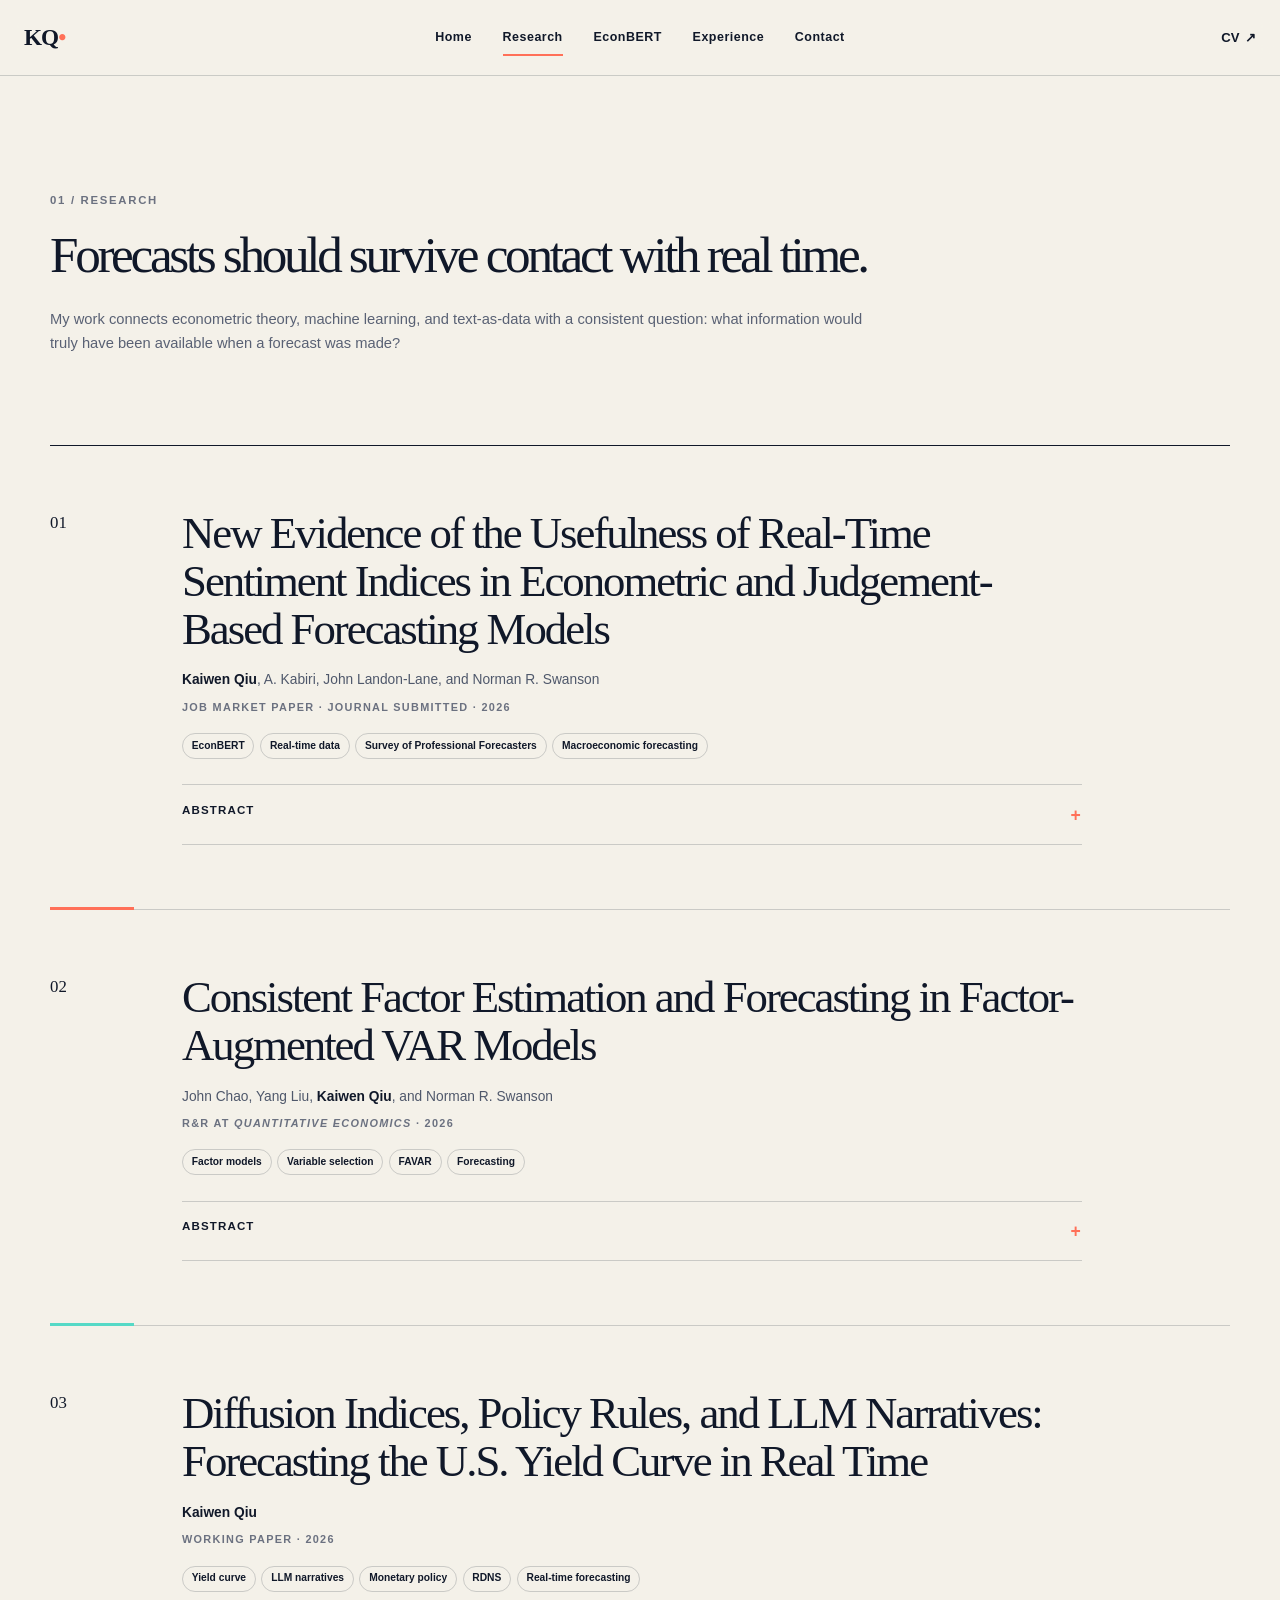
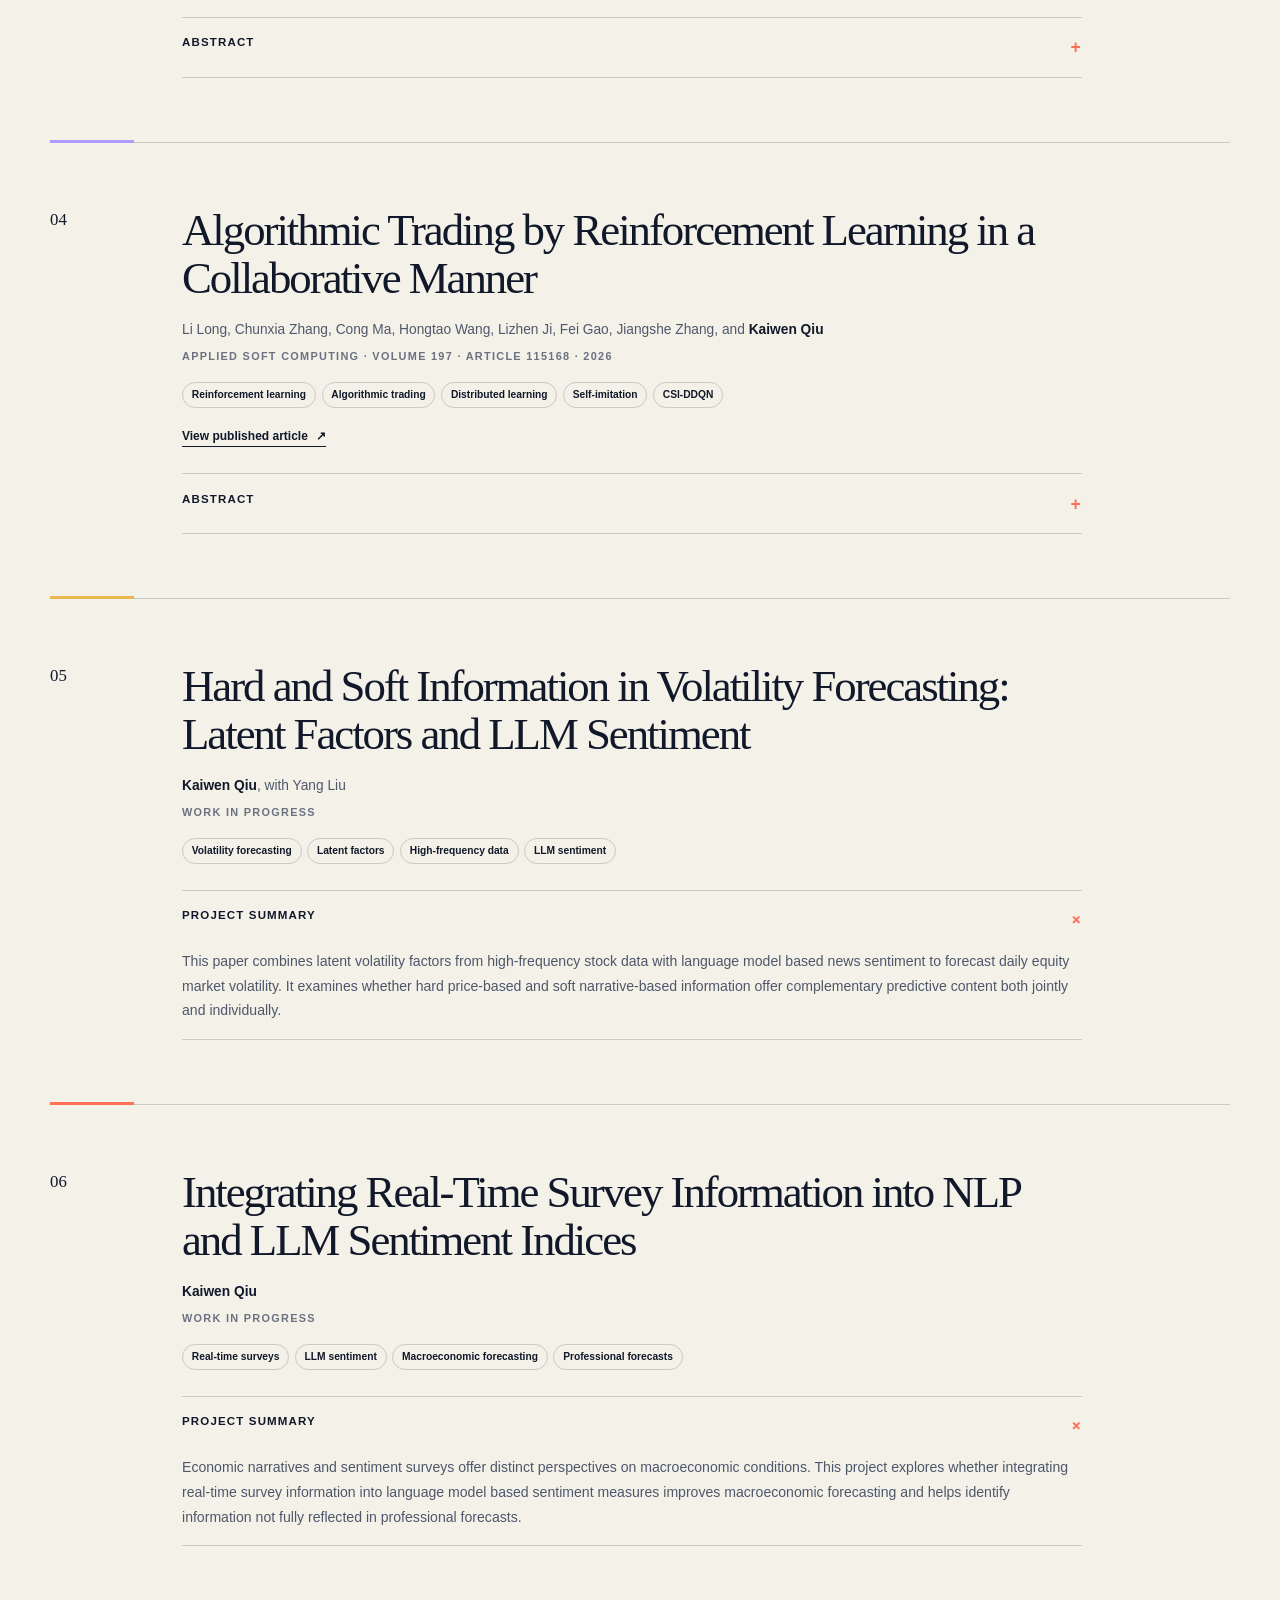
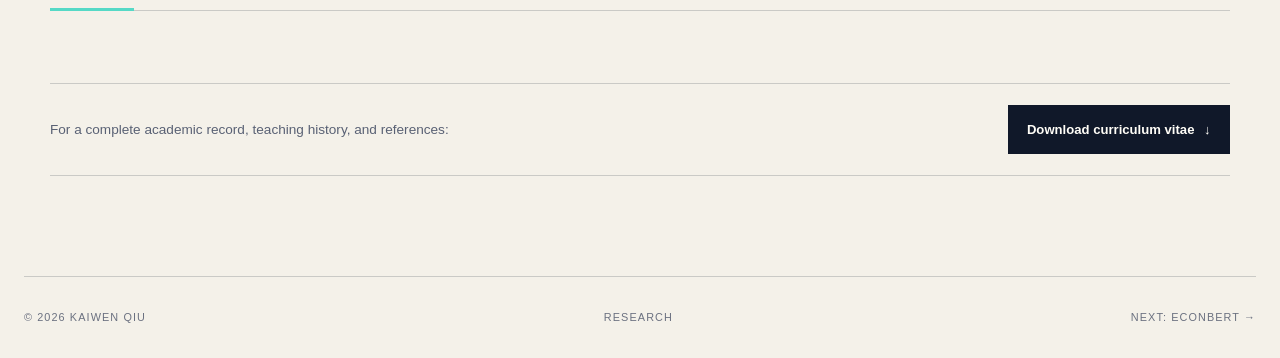
<file: research.html>
<!doctype html>
<html lang="en">
  <head>
    <meta charset="UTF-8" />
    <meta name="viewport" content="width=device-width, initial-scale=1" />
    <meta
      name="description"
      content="Research by Kaiwen Qiu on real-time forecasting, LLM economic sentiment, factor-augmented VAR models, the yield curve, and reinforcement learning."
    />
    <meta name="theme-color" content="#101829" />
    <meta property="og:type" content="website" />
    <meta
      property="og:url"
      content="https://kaiwenqiu.com/research.html"
    />
    <meta property="og:title" content="Research — Kaiwen Qiu" />
    <meta
      property="og:description"
      content="Four papers and two works in progress across real-time forecasting, econometrics, LLM narratives, and reinforcement learning."
    />
    <meta
      property="og:image"
      content="https://kaiwenqiu.com/assets/og-preview.jpg"
    />
    <meta name="twitter:card" content="summary_large_image" />
    <link rel="canonical" href="https://kaiwenqiu.com/research.html" />
    <title>Research — Kaiwen Qiu</title>
    <link rel="icon" href="assets/favicon.svg" />
    <link rel="stylesheet" href="styles.css" />
  </head>
  <body class="subpage">
    <a class="skip-link" href="#main-content">Skip to content</a>

    <header class="site-header">
      <a class="wordmark" href="index.html" aria-label="Kaiwen Qiu home"
        >KQ<span>•</span></a
      >
      <nav aria-label="Primary navigation">
        <a href="index.html">Home</a>
        <a class="active" aria-current="page" href="research.html">Research</a>
        <a href="econbert.html">EconBERT</a>
        <a href="experience.html">Experience</a>
        <a href="contact.html">Contact</a>
      </nav>
      <a
        class="nav-cv"
        href="assets/Kaiwen_Qiu_CV.pdf?v=20260923"
        target="_blank"
        rel="noreferrer"
        >CV <span aria-hidden="true">↗</span></a
      >
    </header>

    <main id="main-content" class="page-main">
      <section class="page-intro research-intro section-shell">
        <p class="section-index">01 / Research</p>
        <h1>Forecasts should survive contact with real time.</h1>
        <p>
          My work connects econometric theory, machine learning, and
          text-as-data with a consistent question: what information would truly
          have been available when a forecast was made?
        </p>
      </section>

      <section class="section-shell paper-archive" aria-label="Research papers">
        <article class="paper-entry coral">
          <div class="paper-number">01</div>
          <div class="paper-content">
            <h2>
              New Evidence of the Usefulness of Real-Time Sentiment Indices in
              Econometric and Judgement-Based Forecasting Models
            </h2>
            <p class="paper-authors">
              <strong>Kaiwen Qiu</strong>, A. Kabiri, John Landon-Lane, and
              Norman R. Swanson
            </p>
            <p class="paper-status">
              Job Market Paper · Journal Submitted · 2026
            </p>
            <div class="tags">
              <span>EconBERT</span><span>Real-time data</span
              ><span>Survey of Professional Forecasters</span
              ><span>Macroeconomic forecasting</span>
            </div>
            <details class="abstract-panel">
              <summary>Abstract <span>+</span></summary>
              <p>
                In this paper we construct a set of new narrative sentiment
                indices using textual data from a large corpus of U.S. economic
                and policy documents. The indices are designed for use in
                real-time forecasting contexts and are constructed using
                transformer-based language models and LLM-assisted annotation.
                They include a finance-domain transformer; an economics-tone
                model trained on LLM-generated annotations of Federal Reserve,
                BLS, and Census text; and a topic-conditioned narrative measure.
              </p>
              <p>
                To determine the usefulness of these three indices for
                forecasting, we carry out a series of experiments in which their
                marginal predictive content is assessed. We first assess the
                predictive content of the indices in econometric models used for
                real-time U.S. macroeconomic and financial forecasting. We then
                assess whether our sentiment indices contain information that
                can be utilized to improve the quasi-judgemental forecasts
                reported in the United States Survey of Professional Forecasters
                (SPF). This is done by testing the rationality of SPF forecasts
                when conditioning on both real-time macroeconomic variables and
                our sentiment indices.
              </p>
              <p>
                In the real-time forecasting experiment, the autoregressive
                benchmark attains the lowest mean square forecast error in 11 of
                44 target-variable and forecast-horizon cases, while one of the
                eleven alternative models attains the lowest mean square
                forecast error in the remaining 33 cases. Among these 33 cases,
                31 involve specifications containing at least one sentiment
                index and two involve the macroeconomic-variable-only
                specification. In addition, we find that SPF forecasts
                incorporate the information contained in our three
                contemporaneous economic narrative indices, but do not
                incorporate the information contained in two widely used
                consumer-sentiment survey indices. Thus, real-time econometric
                forecasts can be made more accurate by incorporating information
                from our new narrative indices, while judgemental forecasts can
                be made more accurate by utilizing information available in
                consumer sentiment indices, but not by utilizing information
                available in our new narrative sentiment indices.
              </p>
            </details>
          </div>
        </article>

        <article class="paper-entry aqua">
          <div class="paper-number">02</div>
          <div class="paper-content">
            <h2>
              Consistent Factor Estimation and Forecasting in Factor-Augmented
              VAR Models
            </h2>
            <p class="paper-authors">
              John Chao, Yang Liu, <strong>Kaiwen Qiu</strong>, and Norman R.
              Swanson
            </p>
            <p class="paper-status">
              R&amp;R at <em>Quantitative Economics</em> · 2026
            </p>
            <div class="tags">
              <span>Factor models</span><span>Variable selection</span
              ><span>FAVAR</span><span>Forecasting</span>
            </div>
            <details class="abstract-panel">
              <summary>Abstract <span>+</span></summary>
              <p>
                In this paper we establish that conditional mean functions
                associated with h-step-ahead forecasting equations implied by
                factor-augmented vector autoregressions (FAVARs) can be
                consistently estimated when factor pervasiveness does not hold.
                In particular, we begin by stating a common assumption of factor
                pervasiveness in which all available predictor variables,
                excepting a negligible subset, load significantly on the
                underlying factors. We then establish that even when this
                assumption is relaxed, consistent factor estimation can be
                achieved if one pre-screens the variables and successfully
                prunes out the irrelevant ones.
              </p>
              <p>
                Furthermore, using factors estimated in this manner when
                constructing h-step-ahead forecasting equations implied by FAVAR
                models enables consistent estimation of the conditional mean
                function of those equations. Conditional mean functions
                constructed using our procedure are consistently estimable in a
                wide range of situations, including cases where violation of
                factor pervasiveness is such that consistent estimation is
                precluded in the absence of variable pre-screening.
              </p>
            </details>
          </div>
        </article>

        <article class="paper-entry violet">
          <div class="paper-number">03</div>
          <div class="paper-content">
            <h2>
              Diffusion Indices, Policy Rules, and LLM Narratives: Forecasting
              the U.S. Yield Curve in Real Time
            </h2>
            <p class="paper-authors"><strong>Kaiwen Qiu</strong></p>
            <p class="paper-status">Working Paper · 2026</p>
            <div class="tags">
              <span>Yield curve</span><span>LLM narratives</span
              ><span>Monetary policy</span><span>RDNS</span
              ><span>Real-time forecasting</span>
            </div>
            <details class="abstract-panel">
              <summary>Abstract <span>+</span></summary>
              <p>
                Econometricians increasingly rely on machine-learning tools to
                summarize information in data-rich environments, yet the
                relative forecasting value of macro-based diffusion indices,
                text-based LLM sentiment indices, and monetary-policy-rule
                information remains unclear within a unified term-structure
                framework. This paper conducts a horse race across these
                information sets by embedding them in a dynamic Nelson-Siegel
                class model, including its rotated short-rate-based
                representation (RDNS).
              </p>
              <p>
                We compare three families of real-time diffusion indices
                constructed from large macro panels: principal components (PCA),
                targeted shrinkage via LASSO and Elastic Net (EN), and the
                Chao-Swanson (CS) variable-selection approach. We further
                introduce three LLM-based text indices designed to capture
                policy-relevant narratives: an off-the-shelf FinBERT sentiment
                measure, an economics-domain-trained BERT index, and a
                topic-fusion fine-tuned index that integrates topic structure
                with supervised sentiment signals. Finally, we incorporate
                monetary-policy information through Taylor-rule components and
                Taylor-rule residuals, interpreted as policy shocks and
                motivated by the forward-looking policy-rule literature.
              </p>
              <p>
                Using a real-time rolling-window design, we forecast yields
                across maturities and horizons. Our results show that CS-based
                diffusion indices extract more forecasting-relevant macro
                information than conventional LASSO/EN targeted-PCA
                constructions; LLM-based indices contain incremental predictive
                content beyond macro diffusion indices, particularly around
                policy-relevant episodes; and adding Taylor-rule components
                and/or policy shocks improves short- and intermediate-horizon
                yield forecasts, with the largest gains concentrated at the
                short end of the curve. Overall, combining policy-rule
                information with data-rich indices delivers the most reliable
                improvements in predictive accuracy for the U.S. Treasury yield
                curve.
              </p>
            </details>
          </div>
        </article>

        <article class="paper-entry gold">
          <div class="paper-number">04</div>
          <div class="paper-content">
            <h2>
              Algorithmic Trading by Reinforcement Learning in a Collaborative
              Manner
            </h2>
            <p class="paper-authors">
              Li Long, Chunxia Zhang, Cong Ma, Hongtao Wang, Lizhen Ji, Fei Gao,
              Jiangshe Zhang, and <strong>Kaiwen Qiu</strong>
            </p>
            <p class="paper-status">
              Applied Soft Computing · Volume 197 · Article 115168 · 2026
            </p>
            <div class="tags">
              <span>Reinforcement learning</span><span>Algorithmic trading</span
              ><span>Distributed learning</span><span>Self-imitation</span
              ><span>CSI-DDQN</span>
            </div>
            <a
              class="publication-link"
              href="https://doi.org/10.1016/j.asoc.2026.115168"
              target="_blank"
              rel="noreferrer"
              >View published article <span aria-hidden="true">↗</span></a
            >
            <details class="abstract-panel">
              <summary>Abstract <span>+</span></summary>
              <p>
                In recent years, reinforcement learning has emerged as a
                prominent approach in algorithmic trading, with most studies
                concentrating on time-series processing and neural-network
                architecture optimization within single-agent frameworks. Some
                research has confirmed that multi-agent or ensemble learning can
                enhance performance, but conventional methods often train
                ensemble neural networks or diverse reinforcement learning
                algorithms on the entire time-series dataset. These practices
                not only lead to high computational costs but also hinder the
                efficient recognition of market fluctuations.
              </p>
              <p>
                To address these challenges, this paper introduces a novel
                Collaborative Self-Imitation Double Deep Q Network (CSI-DDQN)
                framework. The proposed approach partitions long-term
                time-series data into shorter segments and employs a
                distributed-learning-inspired collaborative training strategy
                across multiple clients. A self-imitation strategy enhances
                cooperation among clients, while a hybrid multi-loss function
                integrates the strengths of reinforcement learning and imitation
                learning.
              </p>
              <p>
                Experimental results using a multi-layer perceptron architecture
                on U.S. stock data demonstrate that the proposed method
                significantly outperforms several baselines, achieving the
                highest average cumulative return of 56.85%, the highest Sharpe
                ratio of 1.42, and the lowest maximum drawdown of 17.14%. In
                comparison, DQN-Vanilla attains an average cumulative return of
                3.95% and a Sharpe ratio of 0.25, while the DRL-Ensemble method
                yields a cumulative return of 19.53% and a Sharpe ratio of 0.54.
                Additional experiments substituting various network
                architectures and reinforcement-learning algorithms further
                validate the flexibility and effectiveness of the CSI-DDQN
                framework.
              </p>
            </details>
          </div>
        </article>
        <article class="paper-entry coral">
          <div class="paper-number">05</div>
          <div class="paper-content">
            <h2>
              Hard and Soft Information in Volatility Forecasting: Latent
              Factors and LLM Sentiment
            </h2>
            <p class="paper-authors">
              <strong>Kaiwen Qiu</strong>, with Yang Liu
            </p>
            <p class="paper-status">Work in Progress</p>
            <div class="tags">
              <span>Volatility forecasting</span><span>Latent factors</span
              ><span>High-frequency data</span><span>LLM sentiment</span>
            </div>
            <details class="abstract-panel" open>
              <summary>Project summary <span>+</span></summary>
              <p>
                This paper combines latent volatility factors from
                high-frequency stock data with language model based news
                sentiment to forecast daily equity market volatility. It
                examines whether hard price-based and soft narrative-based
                information offer complementary predictive content both jointly
                and individually.
              </p>
            </details>
          </div>
        </article>

        <article class="paper-entry aqua">
          <div class="paper-number">06</div>
          <div class="paper-content">
            <h2>
              Integrating Real-Time Survey Information into NLP and LLM
              Sentiment Indices
            </h2>
            <p class="paper-authors"><strong>Kaiwen Qiu</strong></p>
            <p class="paper-status">Work in Progress</p>
            <div class="tags">
              <span>Real-time surveys</span><span>LLM sentiment</span
              ><span>Macroeconomic forecasting</span
              ><span>Professional forecasts</span>
            </div>
            <details class="abstract-panel" open>
              <summary>Project summary <span>+</span></summary>
              <p>
                Economic narratives and sentiment surveys offer distinct
                perspectives on macroeconomic conditions. This project explores
                whether integrating real-time survey information into language
                model based sentiment measures improves macroeconomic forecasting
                and helps identify information not fully reflected in
                professional forecasts.
              </p>
            </details>
          </div>
        </article>
      </section>

      <section class="section-shell page-cta">
        <p>For a complete academic record, teaching history, and references:</p>
        <a
          class="button-primary"
          href="assets/Kaiwen_Qiu_CV.pdf?v=20260923"
          download="Kaiwen_Qiu_CV.pdf"
          >Download curriculum vitae <span aria-hidden="true">↓</span></a
        >
      </section>
    </main>

    <footer>
      <span>© 2026 Kaiwen Qiu</span>
      <span>Research</span>
      <a href="econbert.html">Next: EconBERT →</a>
    </footer>
  </body>
</html>
</file>
<file: styles.css>
:root {
  --ink: #101829;
  --ink-soft: #253049;
  --paper: #f4f1e9;
  --paper-deep: #e8e2d7;
  --white: #fffdf7;
  --coral: #ff7058;
  --aqua: #55d9c6;
  --violet: #ac9cff;
  --muted: #596174;
  --line: rgba(16, 24, 41, 0.18);
  --dark-line: #39455e;
  --radius: 0.55rem;
  --serif: Georgia, "Times New Roman", serif;
  --sans: "Avenir Next", Avenir, "Segoe UI", Helvetica, Arial, sans-serif;
}

* {
  box-sizing: border-box;
}

html {
  scroll-behavior: smooth;
  scroll-padding-top: 96px;
}

body {
  margin: 0;
  overflow-x: hidden;
  background: var(--paper);
  color: var(--ink);
  font-family: var(--sans);
  font-size: 16px;
  line-height: 1.6;
  text-rendering: optimizeLegibility;
}

a {
  color: inherit;
  text-decoration: none;
}
button,
textarea {
  font: inherit;
}
button {
  color: inherit;
}
img {
  max-width: 100%;
}
::selection {
  background: var(--aqua);
  color: var(--ink);
}

:focus-visible {
  outline: 3px solid var(--coral);
  outline-offset: 4px;
}

.skip-link {
  position: fixed;
  z-index: 100;
  top: 12px;
  left: 12px;
  padding: 0.6rem 0.8rem;
  background: var(--ink);
  color: var(--white);
  transform: translateY(-150%);
  transition: transform 0.2s ease;
}

.skip-link:focus {
  transform: translateY(0);
}

.sr-only {
  position: absolute;
  width: 1px;
  height: 1px;
  padding: 0;
  margin: -1px;
  overflow: hidden;
  clip: rect(0, 0, 0, 0);
  white-space: nowrap;
  border: 0;
}

.section-shell {
  width: min(1180px, calc(100% - 48px));
  margin-inline: auto;
}

.site-header {
  position: sticky;
  z-index: 20;
  top: 0;
  width: 100%;
  min-height: 76px;
  padding-inline: max(24px, calc((100% - 1280px) / 2));
  display: grid;
  grid-template-columns: 1fr auto 1fr;
  align-items: center;
  background: rgba(244, 241, 233, 0.93);
  border-bottom: 1px solid var(--line);
  backdrop-filter: blur(14px);
}

.wordmark {
  width: max-content;
  font-family: var(--serif);
  font-size: 1.45rem;
  font-weight: 700;
  letter-spacing: -0.04em;
}

.wordmark span {
  color: var(--coral);
}

.site-header nav {
  display: flex;
  gap: clamp(1.1rem, 2.4vw, 2rem);
  font-size: 0.78rem;
  font-weight: 750;
  letter-spacing: 0.04em;
}

.site-header nav a,
.nav-cv,
footer a {
  transition: opacity 0.2s ease;
}

.site-header nav a:hover,
.nav-cv:hover,
footer a:hover {
  opacity: 0.56;
}

.nav-cv {
  justify-self: end;
  display: inline-flex;
  align-items: center;
  gap: 0.35rem;
  font-size: 0.82rem;
  font-weight: 800;
}

.hero {
  position: relative;
  min-height: calc(100vh - 76px);
  padding: clamp(64px, 8vw, 112px) 0 94px;
  display: grid;
  grid-template-columns: minmax(0, 0.92fr) minmax(460px, 1.08fr);
  gap: clamp(3.5rem, 7vw, 6.7rem);
  align-items: center;
}

.hero::before,
.hero::after {
  content: "";
  position: absolute;
  pointer-events: none;
}

.hero::before {
  z-index: -1;
  width: 430px;
  height: 430px;
  left: -290px;
  top: 70px;
  border: 1px solid rgba(16, 24, 41, 0.09);
  border-radius: 50%;
}

.hero::after {
  z-index: -1;
  right: -160px;
  bottom: 38px;
  width: 320px;
  height: 130px;
  background-image: radial-gradient(
    rgba(16, 24, 41, 0.14) 1px,
    transparent 1px
  );
  background-size: 13px 13px;
  opacity: 0.5;
}

.availability,
.section-index,
.eyebrow {
  font-size: 0.71rem;
  text-transform: uppercase;
  letter-spacing: 0.15em;
  font-weight: 800;
}

.availability {
  display: flex;
  align-items: center;
  gap: 0.65rem;
  margin: 0;
}

.availability span {
  width: 8px;
  height: 8px;
  border-radius: 50%;
  background: var(--coral);
  box-shadow: 0 0 0 5px rgba(255, 112, 88, 0.13);
}

.hero h1 {
  margin: 1.45rem 0 1.45rem;
  font-family: var(--serif);
  font-size: clamp(4rem, 6vw, 6.2rem);
  font-weight: 500;
  line-height: 0.9;
  letter-spacing: -0.078em;
  white-space: nowrap;
}

.hero-role {
  max-width: 690px;
  margin: 0;
  font-size: clamp(1.48rem, 2.7vw, 2.35rem);
  font-weight: 680;
  line-height: 1.13;
  letter-spacing: -0.043em;
}

.hero-role em {
  color: var(--coral);
  font-family: var(--serif);
  font-weight: 500;
}

.hero-summary {
  max-width: 610px;
  margin: 1.55rem 0 0;
  color: #485168;
  font-size: 1rem;
}

.hero-actions,
.contact-actions {
  display: flex;
  flex-wrap: wrap;
  gap: 0.75rem;
  margin-top: 1.9rem;
}

.button-primary,
.button-secondary {
  min-height: 49px;
  padding: 0.72rem 1.15rem;
  display: inline-flex;
  align-items: center;
  justify-content: center;
  gap: 0.6rem;
  border: 1px solid var(--ink);
  font-size: 0.82rem;
  font-weight: 800;
  transition:
    transform 0.2s ease,
    box-shadow 0.2s ease;
}

.button-primary {
  background: var(--ink);
  color: var(--white);
}
.button-secondary {
  background: transparent;
}

.button-primary:hover,
.button-secondary:hover {
  transform: translate(-2px, -2px);
  box-shadow: 4px 4px 0 var(--coral);
}

.role-note {
  max-width: 540px;
  margin: 1.1rem 0 0;
  color: #6a7180;
  font-size: 0.76rem;
}

.hero-demo {
  min-width: 0;
}

.demo-card {
  position: relative;
  overflow: hidden;
  padding: clamp(1.2rem, 3vw, 1.7rem);
  background: var(--ink);
  color: var(--white);
  border-radius: 11px;
  box-shadow: 16px 18px 0 rgba(255, 112, 88, 0.25);
}

.demo-card::before {
  content: "";
  position: absolute;
  inset: 0 0 auto auto;
  width: 240px;
  height: 240px;
  background: radial-gradient(
    circle at 100% 0%,
    rgba(85, 217, 198, 0.2),
    transparent 66%
  );
  pointer-events: none;
}

.demo-topline {
  display: flex;
  justify-content: space-between;
  gap: 1rem;
  color: #aeb8cf;
  font-size: 0.64rem;
  letter-spacing: 0.11em;
  font-weight: 800;
}

.demo-topline > div {
  display: flex;
  align-items: center;
  gap: 0.5rem;
}

.live-dot {
  width: 7px;
  height: 7px;
  display: inline-block;
  flex: 0 0 auto;
  border-radius: 50%;
  background: var(--aqua);
  box-shadow: 0 0 0 4px rgba(85, 217, 198, 0.12);
}

.demo-card h2 {
  max-width: 470px;
  margin: 1.25rem 0 0.35rem;
  font-family: var(--serif);
  font-size: clamp(1.65rem, 3vw, 2.15rem);
  font-weight: 500;
  line-height: 1.08;
  letter-spacing: -0.04em;
}

.demo-intro {
  max-width: 490px;
  margin: 0 0 1.15rem;
  color: #aeb8cf;
  font-size: 0.8rem;
}

.example-tabs {
  display: flex;
  flex-wrap: wrap;
  gap: 0.4rem;
  margin-bottom: 0.55rem;
}

.example-tabs button {
  border: 1px solid #3b4761;
  background: transparent;
  color: #b7c0d2;
  border-radius: 99px;
  padding: 0.28rem 0.68rem;
  font-size: 0.67rem;
  cursor: pointer;
}

.example-tabs button:hover {
  border-color: var(--aqua);
}

.example-tabs button.active {
  background: var(--aqua);
  border-color: var(--aqua);
  color: var(--ink);
  font-weight: 800;
}

.demo-card textarea {
  display: block;
  width: 100%;
  min-height: 118px;
  resize: vertical;
  border: 1px solid #3b4761;
  border-radius: 4px;
  outline: none;
  background: #172238;
  color: var(--white);
  padding: 0.85rem;
  font-size: 0.84rem;
  line-height: 1.52;
  transition: border-color 0.2s ease;
}

.demo-card textarea:focus {
  border-color: var(--aqua);
}

.analyze-button {
  width: 100%;
  margin-top: 0.55rem;
  padding: 0.72rem 1rem;
  display: flex;
  align-items: center;
  justify-content: center;
  gap: 0.5rem;
  border: 0;
  background: var(--coral);
  color: var(--ink);
  font-weight: 850;
  cursor: pointer;
  transition: background 0.2s ease;
}

.analyze-button:hover {
  background: #ff8a76;
}
.analyze-button:disabled {
  opacity: 0.6;
  cursor: not-allowed;
}

.result-panel {
  margin-top: 1.05rem;
  padding-top: 0.95rem;
  border-top: 1px solid #34415b;
}
.score-head {
  display: flex;
  align-items: center;
  justify-content: space-between;
  gap: 1rem;
}
.score-head > div {
  display: flex;
  align-items: baseline;
  gap: 0.7rem;
}
.score-head span {
  color: #aeb8cf;
  font-size: 0.71rem;
}
.score-head strong {
  font-family: var(--serif);
  font-size: 1.85rem;
  font-weight: 500;
}

.classification {
  display: inline-flex;
  align-items: center;
  gap: 0.3rem;
  padding: 0.24rem 0.5rem;
  border: 1px solid #45516a;
  border-radius: 99px;
}

.classification.positive {
  color: var(--aqua);
}
.classification.negative {
  color: #ff947f;
}
.classification.neutral {
  color: #d1c8ff;
}

.tone-track {
  position: relative;
  height: 5px;
  margin: 0.58rem 0 0.2rem;
  background: linear-gradient(90deg, var(--coral), #6f7890 50%, var(--aqua));
  border-radius: 99px;
}

.tone-track i {
  position: absolute;
  top: 50%;
  width: 13px;
  height: 13px;
  background: var(--white);
  border: 3px solid var(--ink);
  border-radius: 50%;
  transform: translate(-50%, -50%);
}

.tone-labels {
  display: flex;
  justify-content: space-between;
  color: #8390a9;
  font-size: 0.57rem;
}

.probabilities {
  display: grid;
  grid-template-columns: repeat(3, 1fr);
  gap: 0.7rem;
  margin-top: 0.8rem;
}

.probabilities div {
  display: grid;
  grid-template-columns: 1fr auto;
  gap: 0.33rem;
  color: #aeb8cf;
  font-size: 0.64rem;
}

.probabilities b {
  color: var(--white);
}
.probabilities i {
  grid-column: 1 / -1;
  height: 3px;
  overflow: hidden;
  background: #34415b;
}
.probabilities em {
  display: block;
  height: 100%;
  background: var(--aqua);
  transition: width 0.25s ease;
}
.demo-footnote {
  margin: 0.7rem 0 0;
  color: #7d89a0;
  font-size: 0.59rem;
}

.demo-notice {
  margin-top: 0.9rem;
  padding: 0.72rem;
  border: 1px solid rgba(85, 217, 198, 0.45);
  background: rgba(85, 217, 198, 0.08);
  color: #c9d0df;
  font-size: 0.72rem;
}

.demo-notice.is-error {
  border-color: rgba(255, 112, 88, 0.55);
  background: rgba(255, 112, 88, 0.08);
}

.demo-notice strong {
  display: block;
  color: var(--white);
}

.demo-notice > span {
  display: block;
  margin-top: 0.15rem;
}

.demo-progress {
  display: block;
  height: 3px;
  margin-top: 0.6rem;
  overflow: hidden;
  background: #34415b;
}

.demo-progress[hidden] {
  display: none;
}

.demo-progress em {
  display: block;
  width: 0;
  height: 100%;
  background: var(--aqua);
  transition: width 0.2s ease;
}

.demo-link {
  width: max-content;
  margin: 1.2rem 0 0 auto;
  display: flex;
  align-items: center;
  gap: 0.5rem;
  border-bottom: 1px solid var(--ink);
  font-size: 0.72rem;
  font-weight: 800;
}

.proof-bar {
  background: var(--coral);
  border-block: 1px solid var(--ink);
}

.proof-grid {
  display: grid;
  grid-template-columns: repeat(4, 1fr);
}

.proof-grid div {
  min-height: 108px;
  padding: 1.15rem 1.4rem;
  display: flex;
  flex-direction: column;
  justify-content: center;
  border-right: 1px solid rgba(16, 24, 41, 0.35);
}

.proof-grid div:first-child {
  border-left: 1px solid rgba(16, 24, 41, 0.35);
}
.proof-grid strong {
  font-family: var(--serif);
  font-size: 1.22rem;
  font-weight: 600;
  letter-spacing: -0.02em;
}
.proof-grid span {
  margin-top: 0.12rem;
  font-size: 0.69rem;
  font-weight: 720;
  letter-spacing: 0.035em;
}

.section-block {
  padding-block: 122px;
}

.section-heading {
  display: grid;
  grid-template-columns: 0.7fr 1.3fr 0.75fr;
  gap: clamp(2rem, 4vw, 3.4rem);
  align-items: start;
  margin-bottom: 4.3rem;
}

.section-index {
  margin: 0;
  color: #6b7180;
}

.section-heading h2,
.story-heading h2,
.contact h2 {
  margin: 0;
  font-family: var(--serif);
  font-size: clamp(2.65rem, 5vw, 4.85rem);
  font-weight: 500;
  line-height: 0.99;
  letter-spacing: -0.057em;
}

.section-heading > p:last-child,
.story-heading > p {
  margin: 0.15rem 0 0;
  color: var(--muted);
}

.research-list {
  border-top: 1px solid var(--ink);
}

.research-card {
  position: relative;
  padding: 2.35rem 0;
  display: grid;
  grid-template-columns: 72px minmax(0, 1.04fr) minmax(300px, 0.96fr);
  gap: clamp(1.5rem, 4vw, 3rem);
  border-bottom: 1px solid var(--line);
}

.research-card::before {
  content: "";
  position: absolute;
  left: 0;
  bottom: -1px;
  width: 70px;
  height: 3px;
  transition: width 0.35s ease;
}

.research-card:hover::before {
  width: 100%;
}
.research-card.coral::before {
  background: var(--coral);
}
.research-card.aqua::before {
  background: var(--aqua);
}
.research-card.violet::before {
  background: var(--violet);
}
.paper-number {
  font-family: var(--serif);
  font-size: 1.05rem;
}

.paper-body > p:first-child,
.eyebrow {
  margin: 0 0 0.7rem;
  color: #6b7180;
  font-size: 0.68rem;
  font-weight: 800;
  letter-spacing: 0.12em;
  text-transform: uppercase;
}

.paper-body h3 {
  margin: 0;
  font-family: var(--serif);
  font-size: clamp(1.55rem, 2.3vw, 1.95rem);
  font-weight: 500;
  line-height: 1.12;
  letter-spacing: -0.032em;
}

.paper-authors {
  margin: 0.75rem 0 0;
  color: #555e71;
  font-size: 0.79rem;
  font-style: italic;
}

.tags {
  display: flex;
  flex-wrap: wrap;
  gap: 0.35rem;
  margin-top: 1.05rem;
}

.tags span {
  padding: 0.24rem 0.55rem;
  border: 1px solid var(--line);
  border-radius: 99px;
  font-size: 0.64rem;
  font-weight: 700;
}

.paper-summary > p {
  margin: 0;
  color: #50596d;
  font-size: 0.88rem;
}

.paper-result {
  margin-top: 1.1rem;
  padding: 0.9rem 1rem;
  display: grid;
  grid-template-columns: auto 1fr;
  gap: 0.85rem;
  align-items: center;
  background: var(--paper-deep);
  border-left: 3px solid var(--coral);
}

.paper-result strong {
  font-family: var(--serif);
  font-size: 1.55rem;
  white-space: nowrap;
}
.paper-result span {
  color: #4f5768;
  font-size: 0.73rem;
  line-height: 1.42;
}

.paper-summary details {
  margin-top: 1rem;
  border-top: 1px solid var(--line);
}

.paper-summary summary {
  padding: 0.72rem 0;
  display: flex;
  justify-content: space-between;
  gap: 1rem;
  font-size: 0.7rem;
  font-weight: 800;
  letter-spacing: 0.06em;
  text-transform: uppercase;
  cursor: pointer;
  list-style: none;
}

.paper-summary summary::-webkit-details-marker {
  display: none;
}
.paper-summary summary span {
  color: var(--coral);
  font-size: 1rem;
  transition: transform 0.2s ease;
}
.paper-summary details[open] summary span {
  transform: rotate(45deg);
}
.paper-summary details p {
  margin: 0 0 0.75rem;
  color: #596174;
  font-size: 0.8rem;
}

.econbert-story {
  padding-block: 122px;
  background: var(--ink);
  color: var(--white);
}
.section-index.light {
  color: #a7b1c5;
}

.story-heading {
  display: grid;
  grid-template-columns: 1.35fr 0.65fr;
  gap: clamp(3rem, 7vw, 6rem);
  align-items: end;
}

.story-heading h2 {
  margin-top: 1.2rem;
}
.story-heading > p {
  color: #b5bed0;
}

.method-grid {
  margin-top: 4.5rem;
  display: grid;
  grid-template-columns: repeat(4, 1fr);
  border-block: 1px solid var(--dark-line);
}

.method-grid article {
  padding: 2rem 1.4rem 2rem 0;
  border-right: 1px solid var(--dark-line);
}
.method-grid article:not(:first-child) {
  padding-left: 1.4rem;
}
.method-grid article:last-child {
  border-right: 0;
}
.method-grid span {
  font-family: var(--serif);
  color: var(--coral);
}
.method-grid h3 {
  margin: 1.45rem 0 0.5rem;
  font-size: 0.95rem;
}
.method-grid p {
  margin: 0;
  color: #a7b1c5;
  font-size: 0.8rem;
}

.metric-strip {
  margin-top: 2rem;
  display: grid;
  grid-template-columns: repeat(4, 1fr);
  background: #172238;
}
.metric-strip div {
  padding: 1.25rem;
  border-right: 1px solid #34415b;
}
.metric-strip div:last-child {
  border-right: 0;
}
.metric-strip strong {
  display: block;
  color: var(--aqua);
  font-family: var(--serif);
  font-size: 1.65rem;
  font-weight: 500;
}
.metric-strip span {
  color: #9aa6bc;
  font-size: 0.7rem;
}

.research-figure {
  margin: 4rem 0 0;
}
.research-figure img {
  display: block;
  width: 100%;
  height: auto;
  background: white;
  border: 1px solid #3b4761;
}
.research-figure figcaption {
  max-width: 800px;
  margin-top: 0.9rem;
  color: #9aa6bc;
  font-size: 0.76rem;
}
.research-figure figcaption strong {
  color: var(--white);
}

.researcher-note {
  margin-top: 3.5rem;
  padding-top: 1.8rem;
  display: grid;
  grid-template-columns: 0.38fr 1fr;
  gap: 2rem;
  border-top: 1px solid var(--dark-line);
}

.researcher-note p {
  margin: 0;
  color: #909bb2;
  font-size: 0.68rem;
  font-weight: 800;
  letter-spacing: 0.13em;
  text-transform: uppercase;
}
.researcher-note div {
  display: flex;
  flex-wrap: wrap;
  gap: 0.55rem;
}
.researcher-note span {
  padding: 0.35rem 0.65rem;
  border: 1px solid #48546d;
  color: #c1c9d8;
  font-size: 0.7rem;
}

.section-heading.horizontal {
  grid-template-columns: 1.15fr 0.55fr;
  align-items: end;
}
.section-heading.horizontal > div h2 {
  margin-top: 1rem;
}

.experience-grid {
  display: grid;
  grid-template-columns: 1.05fr 0.95fr;
  gap: 1px;
  background: var(--line);
  border: 1px solid var(--line);
}

.experience-feature,
.capability-stack article {
  background: var(--paper);
}
.experience-feature {
  padding: clamp(1.8rem, 4vw, 3rem);
}
.experience-feature .eyebrow {
  color: #6b7180;
}

.experience-feature h3 {
  max-width: 560px;
  margin: 1.1rem 0 2.5rem;
  font-family: var(--serif);
  font-size: clamp(2rem, 3.5vw, 3.35rem);
  font-weight: 500;
  line-height: 1;
  letter-spacing: -0.045em;
}

.experience-feature ul {
  margin: 0;
  padding: 0;
  list-style: none;
  border-top: 1px solid var(--line);
}
.experience-feature li {
  position: relative;
  padding: 0.88rem 0 0.88rem 1.3rem;
  border-bottom: 1px solid var(--line);
  color: #4f586b;
  font-size: 0.84rem;
}
.experience-feature li::before {
  content: "↗";
  position: absolute;
  left: 0;
  color: var(--coral);
  font-weight: 800;
}

.capability-stack {
  display: grid;
  gap: 1px;
  background: var(--line);
}
.capability-stack article {
  padding: 1.25rem 1.45rem;
  display: grid;
  gap: 0.35rem;
}
.capability-stack span {
  color: #6b7180;
  font-size: 0.65rem;
  font-weight: 800;
  letter-spacing: 0.12em;
  text-transform: uppercase;
}
.capability-stack strong {
  font-family: var(--serif);
  font-size: 1.03rem;
  font-weight: 500;
  line-height: 1.42;
}

.signal-grid {
  margin-top: 1.2rem;
  display: grid;
  grid-template-columns: repeat(3, 1fr);
  gap: 1px;
  background: var(--line);
  border: 1px solid var(--line);
}
.signal-grid article {
  min-height: 190px;
  padding: 1.6rem;
  background: var(--paper);
}
.signal-grid b {
  font-family: var(--serif);
  font-size: 1.2rem;
  font-weight: 600;
}
.signal-grid p {
  margin: 1.8rem 0 0;
  color: #586174;
  font-size: 0.8rem;
}

.credentials {
  padding-block: 100px;
  background: #243049;
  color: var(--white);
}
.credential-grid {
  display: grid;
  grid-template-columns: 1fr 1fr;
  gap: clamp(3rem, 8vw, 7rem);
}
.credential-icon {
  display: block;
  margin-bottom: 1.5rem;
  color: var(--aqua);
  font-size: 1.4rem;
}

.credential-grid h2 {
  margin: 1rem 0 2rem;
  font-family: var(--serif);
  font-size: clamp(2rem, 3.4vw, 2.65rem);
  font-weight: 500;
  line-height: 1.07;
  letter-spacing: -0.038em;
}

.credential-grid ul {
  margin: 0;
  padding: 0;
  list-style: none;
  border-top: 1px solid #48536a;
}
.credential-grid li {
  padding: 0.95rem 0;
  display: grid;
  gap: 0.14rem;
  border-bottom: 1px solid #48536a;
}
.credential-grid li strong {
  font-size: 0.84rem;
}
.credential-grid li span {
  color: #aeb8ca;
  font-size: 0.74rem;
}

.contact {
  padding-block: 120px;
}

.contact-card {
  position: relative;
  overflow: hidden;
  padding: clamp(2rem, 6vw, 5.3rem);
  background: var(--white);
  border: 1px solid var(--ink);
}

.contact-card::after {
  content: "KQ";
  position: absolute;
  right: -0.08em;
  bottom: -0.33em;
  color: rgba(16, 24, 41, 0.035);
  font-family: var(--serif);
  font-size: clamp(9rem, 24vw, 21rem);
  font-weight: 700;
  line-height: 1;
  letter-spacing: -0.1em;
  pointer-events: none;
}

.contact h2 {
  position: relative;
  z-index: 1;
  max-width: 920px;
  margin-top: 1.25rem;
}
.contact-card > p:not(.section-index) {
  position: relative;
  z-index: 1;
  max-width: 680px;
  margin: 1.5rem 0 0;
  color: var(--muted);
}
.contact-actions {
  position: relative;
  z-index: 1;
}
.contact-actions .text-link {
  min-height: 49px;
  padding: 0.72rem 0.25rem;
  display: inline-flex;
  align-items: center;
  gap: 0.5rem;
  border-bottom: 1px solid var(--ink);
  font-size: 0.82rem;
  font-weight: 800;
}

footer {
  width: min(1280px, calc(100% - 48px));
  min-height: 82px;
  margin: auto;
  display: flex;
  align-items: center;
  justify-content: space-between;
  gap: 1rem;
  border-top: 1px solid var(--line);
  color: #6b7180;
  font-size: 0.68rem;
  letter-spacing: 0.1em;
  text-transform: uppercase;
}

@media (max-width: 1050px) {
  .site-header {
    grid-template-columns: auto 1fr auto;
  }
  .site-header nav {
    justify-self: center;
  }
  .hero {
    grid-template-columns: 1fr;
    min-height: auto;
  }
  .hero-copy {
    max-width: 780px;
  }
  .hero-demo {
    max-width: 760px;
  }
  .section-heading {
    grid-template-columns: 0.55fr 1.4fr;
  }
  .section-heading > p:last-child {
    grid-column: 2;
  }
  .research-card {
    grid-template-columns: 54px 1fr;
  }
  .paper-summary {
    grid-column: 2;
  }
  .story-heading {
    grid-template-columns: 1fr;
    gap: 2rem;
  }
  .method-grid,
  .metric-strip {
    grid-template-columns: repeat(2, 1fr);
  }
  .method-grid article:nth-child(2) {
    border-right: 0;
  }
  .method-grid article:nth-child(-n + 2) {
    border-bottom: 1px solid var(--dark-line);
  }
}

@media (max-width: 800px) {
  html {
    scroll-padding-top: 122px;
  }
  .site-header {
    min-height: 112px;
    padding: 0 18px;
    grid-template-columns: 1fr auto;
    grid-template-rows: 62px 50px;
  }
  .site-header nav {
    width: calc(100vw - 36px);
    grid-column: 1 / -1;
    grid-row: 2;
    justify-self: stretch;
    justify-content: flex-start;
    overflow-x: auto;
    scrollbar-width: none;
    gap: 1.35rem;
    border-top: 1px solid var(--line);
  }
  .site-header nav::-webkit-scrollbar {
    display: none;
  }
  .site-header nav a {
    flex: 0 0 auto;
    padding-block: 0.8rem;
  }
  .proof-grid {
    grid-template-columns: repeat(2, 1fr);
  }
  .proof-grid div:nth-child(2) {
    border-right: 0;
  }
  .proof-grid div:nth-child(-n + 2) {
    border-bottom: 1px solid rgba(16, 24, 41, 0.35);
  }
  .section-heading.horizontal {
    grid-template-columns: 1fr;
    align-items: start;
  }
  .experience-grid {
    grid-template-columns: 1fr;
  }
  .signal-grid {
    grid-template-columns: 1fr;
  }
  .signal-grid article {
    min-height: auto;
  }
  .credential-grid {
    grid-template-columns: 1fr;
  }
}

@media (max-width: 600px) {
  .section-shell,
  footer {
    width: min(100% - 28px, 1180px);
  }
  .hero {
    padding: 52px 0 72px;
    gap: 3.2rem;
  }
  .hero h1 {
    font-size: clamp(3.2rem, 14vw, 5.2rem);
  }
  .hero-role {
    font-size: 1.55rem;
  }
  .demo-card {
    padding: 1.05rem;
    box-shadow: 8px 10px 0 rgba(255, 112, 88, 0.25);
  }
  .demo-topline {
    font-size: 0.56rem;
  }
  .probabilities {
    grid-template-columns: 1fr;
  }
  .proof-grid {
    width: 100%;
  }
  .proof-grid div {
    min-height: 96px;
    padding: 0.95rem 1rem;
  }
  .proof-grid div:nth-child(odd) {
    border-left: 0;
  }
  .proof-grid div:nth-child(even) {
    border-right: 0;
  }
  .proof-grid strong {
    font-size: 1.05rem;
  }
  .section-block,
  .econbert-story,
  .contact {
    padding-block: 78px;
  }
  .section-heading {
    grid-template-columns: 1fr;
    gap: 1.35rem;
    margin-bottom: 3rem;
  }
  .section-heading > p:last-child {
    grid-column: 1;
  }
  .research-card {
    grid-template-columns: 1fr;
    gap: 0.9rem;
  }
  .paper-number {
    color: var(--coral);
  }
  .paper-summary {
    grid-column: 1;
  }
  .method-grid,
  .metric-strip {
    grid-template-columns: 1fr;
  }
  .method-grid article,
  .method-grid article:not(:first-child) {
    padding: 1.45rem 0;
    border-right: 0;
    border-bottom: 1px solid var(--dark-line);
  }
  .metric-strip div {
    border-right: 0;
    border-bottom: 1px solid #34415b;
  }
  .metric-strip div:last-child {
    border-bottom: 0;
  }
  .researcher-note {
    grid-template-columns: 1fr;
    gap: 1rem;
  }
  .contact-card {
    padding: 1.7rem 1.3rem;
  }
  .contact-actions {
    align-items: stretch;
    flex-direction: column;
  }
  .contact-actions .button-primary,
  .contact-actions .button-secondary {
    width: 100%;
  }
  .contact-actions .text-link {
    width: max-content;
  }
  footer {
    padding-block: 1.25rem;
    flex-direction: column;
    align-items: flex-start;
    justify-content: center;
  }
}

@media print {
  .site-header,
  .hero-demo,
  .proof-bar,
  .contact,
  footer {
    display: none;
  }
  body {
    background: white;
    color: black;
  }
  .section-shell {
    width: 100%;
  }
  .hero {
    min-height: auto;
    padding: 1rem 0 2rem;
  }
  .section-block,
  .econbert-story,
  .credentials {
    padding: 2rem 0;
  }
  .econbert-story,
  .credentials {
    background: white;
    color: black;
  }
  .section-index.light,
  .story-heading > p,
  .method-grid p,
  .credential-grid li span {
    color: #333;
  }
}

@media (prefers-reduced-motion: reduce) {
  html {
    scroll-behavior: auto;
  }
  *,
  *::before,
  *::after {
    animation-duration: 0.01ms !important;
    animation-iteration-count: 1 !important;
    transition-duration: 0.01ms !important;
  }
}

/* Multi-page portfolio */

.site-header nav a {
  position: relative;
}

.site-header nav a.active::after {
  content: "";
  position: absolute;
  right: 0;
  bottom: -0.55rem;
  left: 0;
  height: 2px;
  background: var(--coral);
}

.home-directory {
  padding-block: 92px 112px;
  display: grid;
  grid-template-columns: 0.48fr 1.52fr;
  gap: clamp(2.5rem, 7vw, 7rem);
  align-items: start;
}

.home-directory h2 {
  margin: 1rem 0 0;
  font-family: var(--serif);
  font-size: clamp(2.2rem, 4vw, 3.7rem);
  font-weight: 500;
  line-height: 1;
  letter-spacing: -0.05em;
}

.directory-grid {
  display: grid;
  grid-template-columns: repeat(2, 1fr);
  gap: 1px;
  background: var(--line);
  border: 1px solid var(--line);
}

.directory-grid a {
  min-height: 225px;
  padding: 1.5rem;
  display: flex;
  flex-direction: column;
  background: var(--paper);
  transition: background 0.2s ease;
}

.directory-grid a:hover {
  background: var(--white);
}

.directory-grid span {
  color: var(--coral);
  font-family: var(--serif);
  font-size: 0.78rem;
}

.directory-grid strong {
  margin-top: 1.1rem;
  font-family: var(--serif);
  font-size: 1.65rem;
  font-weight: 500;
}

.directory-grid p {
  margin: 0.65rem 0 1.25rem;
  color: var(--muted);
  font-size: 0.78rem;
}

.directory-grid b {
  margin-top: auto;
  font-size: 0.67rem;
  letter-spacing: 0.08em;
  text-transform: uppercase;
}

.page-main {
  min-height: calc(100vh - 158px);
}

.page-intro {
  padding-block: clamp(72px, 9vw, 124px) clamp(58px, 7vw, 92px);
  display: grid;
  grid-template-columns: 0.44fr 1.16fr 0.55fr;
  gap: clamp(2rem, 5vw, 4.5rem);
  align-items: start;
}

.page-intro h1,
.econbert-story .story-heading h1,
.contact h1 {
  margin: 0;
  font-family: var(--serif);
  font-size: clamp(3rem, 6vw, 5.8rem);
  font-weight: 500;
  line-height: 0.96;
  letter-spacing: -0.065em;
}

.page-intro > p:last-child {
  margin: 0.25rem 0 0;
  color: var(--muted);
  font-size: 0.92rem;
}

.research-intro {
  grid-template-columns: 1fr;
  gap: 1.25rem;
}

.research-intro h1 {
  font-size: clamp(2.35rem, 4vw, 3.65rem);
  line-height: 1.02;
  white-space: nowrap;
}

.research-intro > p:last-child {
  max-width: 820px;
  margin-top: 0.4rem;
}

.paper-archive {
  border-top: 1px solid var(--ink);
}

.paper-entry {
  position: relative;
  padding: clamp(2.2rem, 5vw, 4rem) 0;
  display: grid;
  grid-template-columns: 84px 1fr;
  gap: clamp(1.25rem, 4vw, 3rem);
  border-bottom: 1px solid var(--line);
}

.paper-entry::after {
  content: "";
  position: absolute;
  bottom: -1px;
  left: 0;
  width: 84px;
  height: 3px;
}

.paper-entry.coral::after {
  background: var(--coral);
}

.paper-entry.aqua::after {
  background: var(--aqua);
}

.paper-entry.violet::after {
  background: var(--violet);
}

.paper-entry.gold::after {
  background: #e6b84e;
}

.paper-content {
  max-width: 980px;
}

.paper-content h2 {
  max-width: 900px;
  margin: 0;
  font-family: var(--serif);
  font-size: clamp(1.9rem, 3.5vw, 3.25rem);
  font-weight: 500;
  line-height: 1.07;
  letter-spacing: -0.045em;
}

.paper-content .paper-authors {
  margin-top: 1rem;
  color: #4f586b;
  font-size: 0.86rem;
  font-style: normal;
}

.paper-content .paper-authors strong {
  color: var(--ink);
}

.paper-status {
  margin: 0.45rem 0 0;
  color: #6b7180;
  font-size: 0.68rem;
  font-weight: 800;
  letter-spacing: 0.12em;
  text-transform: uppercase;
}

.publication-link {
  width: max-content;
  margin-top: 1.2rem;
  display: inline-flex;
  gap: 0.5rem;
  align-items: center;
  border-bottom: 1px solid var(--ink);
  font-size: 0.75rem;
  font-weight: 800;
}

.abstract-panel {
  max-width: 900px;
  margin-top: 1.6rem;
  border-top: 1px solid var(--line);
  border-bottom: 1px solid var(--line);
}

.abstract-panel summary {
  padding: 0.95rem 0;
  display: flex;
  justify-content: space-between;
  gap: 1rem;
  font-size: 0.72rem;
  font-weight: 850;
  letter-spacing: 0.1em;
  list-style: none;
  text-transform: uppercase;
  cursor: pointer;
}

.abstract-panel summary::-webkit-details-marker {
  display: none;
}

.abstract-panel summary span {
  color: var(--coral);
  font-size: 1.1rem;
  transition: transform 0.2s ease;
}

.abstract-panel[open] summary span {
  transform: rotate(45deg);
}

.abstract-panel > p {
  margin: 0 0 1rem;
  color: #4e576a;
  font-size: 0.88rem;
  line-height: 1.75;
}

.page-cta {
  margin-block: 72px 100px;
  padding: 1.3rem 0;
  display: flex;
  align-items: center;
  justify-content: space-between;
  gap: 2rem;
  border-block: 1px solid var(--line);
}

.page-cta p {
  max-width: 660px;
  margin: 0;
  color: var(--muted);
  font-size: 0.85rem;
}

.page-cta .button-primary {
  flex: 0 0 auto;
}

.dark-page {
  background: var(--ink);
}

.econbert-story.standalone {
  min-height: calc(100vh - 76px);
  padding-top: clamp(74px, 9vw, 124px);
}

.econbert-story .story-heading h1 {
  margin-top: 1.2rem;
}

.story-intro > p {
  margin: 0;
  color: #b5bed0;
}

.light-link {
  width: max-content;
  margin-top: 1.5rem;
  display: inline-flex;
  gap: 0.5rem;
  border-bottom: 1px solid #75839e;
  color: var(--white);
  font-size: 0.75rem;
  font-weight: 800;
}

.method-grid h2 {
  margin: 1.45rem 0 0.5rem;
  font-size: 0.95rem;
}

.model-purpose {
  margin-top: clamp(4rem, 8vw, 7rem);
  display: grid;
  grid-template-columns: 1fr 0.8fr;
  gap: clamp(3rem, 8vw, 7rem);
  align-items: start;
}

.model-purpose h2,
.chart-heading h2 {
  margin: 1rem 0 0;
  font-family: var(--serif);
  font-size: clamp(2.2rem, 4.5vw, 4.2rem);
  font-weight: 500;
  line-height: 1;
  letter-spacing: -0.052em;
}

.purpose-copy p {
  margin: 0 0 1.2rem;
  color: #b5bed0;
  font-size: 0.9rem;
}

.chart-section {
  margin-top: clamp(5rem, 10vw, 9rem);
}

.chart-heading {
  display: grid;
  grid-template-columns: 1.2fr 0.55fr;
  gap: clamp(3rem, 8vw, 7rem);
  align-items: end;
}

.chart-heading > p {
  margin: 0;
  color: #a7b1c5;
  font-size: 0.8rem;
}

.split-chart {
  margin-top: 3rem;
}

.split-chart + .split-chart {
  margin-top: 2.5rem;
}

.chart-crop {
  position: relative;
  overflow: hidden;
  width: 100%;
  background: #fff;
  border: 1px solid #3b4761;
}

.chart-crop-top {
  aspect-ratio: 3 / 1;
}

.chart-crop-bottom {
  aspect-ratio: 2.82 / 1;
}

.chart-crop img {
  position: absolute;
  top: 0;
  left: 0;
  display: block;
  width: 100%;
  max-width: none;
  height: auto;
  border: 0;
}

.chart-crop-bottom img {
  transform: translateY(-65.1%);
}

.dark-footer {
  border-top-color: var(--dark-line);
  color: #9aa6bc;
}

.compact-intro {
  grid-template-columns: 0.42fr 1.15fr 0.55fr;
}

.experience-layout {
  display: grid;
  grid-template-columns: minmax(280px, 0.72fr) minmax(0, 1.28fr);
  gap: clamp(3rem, 8vw, 7rem);
  align-items: start;
}

.education-column {
  position: sticky;
  top: 106px;
}

.column-heading {
  padding-bottom: 1rem;
  display: flex;
  align-items: baseline;
  justify-content: space-between;
  gap: 1rem;
  border-bottom: 1px solid var(--ink);
}

.column-heading span {
  color: #8a8f9c;
  font-size: 0.62rem;
  font-weight: 800;
  letter-spacing: 0.12em;
  text-transform: uppercase;
}

.column-heading h2 {
  margin: 0;
  font-family: var(--serif);
  font-size: clamp(1.75rem, 3vw, 2.45rem);
  font-weight: 500;
  letter-spacing: -0.04em;
}

.education-timeline {
  margin: 0;
  padding: 0;
  list-style: none;
}

.education-timeline li {
  padding: 1.35rem 0;
  display: grid;
  border-bottom: 1px solid var(--line);
}

.education-timeline li > span,
.timeline-list time {
  color: #767d8c;
  font-size: 0.64rem;
  font-weight: 800;
  letter-spacing: 0.08em;
  text-transform: uppercase;
}

.education-timeline strong {
  margin-top: 0.4rem;
  font-family: var(--serif);
  font-size: 1.12rem;
  font-weight: 600;
}

.education-timeline p {
  margin: 0.12rem 0 0;
  color: #4f586b;
  font-size: 0.78rem;
}

.education-timeline small {
  margin-top: 0.18rem;
  color: #858b98;
  font-size: 0.67rem;
}

.skills-panel {
  margin-top: 2rem;
  padding: 1.2rem;
  background: var(--paper-deep);
}

.skills-panel .tags {
  margin-top: 0.9rem;
}

.timeline-list article {
  padding: 1.65rem 0;
  border-bottom: 1px solid var(--line);
}

.timeline-list article:first-child {
  padding-top: 1.35rem;
}

.timeline-list header {
  display: flex;
  align-items: flex-start;
  justify-content: space-between;
  gap: 1.5rem;
}

.timeline-list h3 {
  margin: 0;
  font-family: var(--serif);
  font-size: 1.35rem;
  font-weight: 600;
  line-height: 1.2;
  letter-spacing: -0.025em;
}

.timeline-list header p {
  margin: 0.2rem 0 0;
  color: #6b7180;
  font-size: 0.73rem;
}

.timeline-list time {
  flex: 0 0 auto;
  padding-top: 0.3rem;
  white-space: nowrap;
}

.timeline-list ul {
  margin: 1rem 0 0;
  padding: 0;
  display: grid;
  gap: 0.55rem;
  list-style: none;
}

.timeline-list li {
  position: relative;
  padding-left: 1.15rem;
  color: #4f586b;
  font-size: 0.8rem;
}

.timeline-list li::before {
  content: "↗";
  position: absolute;
  left: 0;
  color: var(--coral);
  font-weight: 800;
}

.teaching-heading {
  margin-top: clamp(4rem, 8vw, 7rem);
}

.course-grid {
  grid-template-columns: repeat(2, minmax(0, 1fr));
  column-gap: 1.5rem;
}

.experience-layout + .page-cta {
  margin-top: 92px;
}

.contact-main {
  min-height: calc(100vh - 158px);
  display: flex;
  align-items: center;
}

.standalone-contact {
  width: min(1180px, calc(100% - 48px));
  padding-block: 72px;
}

.contact h1 {
  position: relative;
  z-index: 1;
  max-width: none;
  margin-top: 1.25rem;
  font-size: clamp(1.85rem, 2.9vw, 2.7rem);
  line-height: 1.02;
  white-space: nowrap;
}

.contact-meta {
  position: relative;
  z-index: 1;
  margin-top: 3rem;
  padding-top: 1rem;
  display: flex;
  justify-content: space-between;
  gap: 1rem;
  border-top: 1px solid var(--line);
  color: #737987;
  font-size: 0.67rem;
  font-weight: 750;
  letter-spacing: 0.08em;
  text-transform: uppercase;
}

@media (max-width: 1050px) {
  .home-directory,
  .page-intro,
  .compact-intro {
    grid-template-columns: 0.5fr 1.5fr;
  }

  .home-directory > .directory-grid,
  .page-intro > p:last-child {
    grid-column: 2;
  }

  .experience-layout {
    grid-template-columns: 1fr;
  }

  .education-column {
    position: static;
  }

  .education-timeline {
    display: grid;
    grid-template-columns: repeat(2, 1fr);
    column-gap: 2rem;
  }

  .model-purpose,
  .chart-heading {
    grid-template-columns: 1fr;
    gap: 2rem;
  }
}

@media (max-width: 900px) {
  .standalone-contact h1 {
    white-space: normal;
  }
}

@media (max-width: 800px) {
  .site-header nav a.active::after {
    bottom: 0.45rem;
  }

  .home-directory,
  .page-intro,
  .compact-intro {
    grid-template-columns: 1fr;
  }

  .home-directory > .directory-grid,
  .page-intro > p:last-child {
    grid-column: 1;
  }

  .paper-entry {
    grid-template-columns: 54px 1fr;
  }

  .page-cta {
    align-items: flex-start;
    flex-direction: column;
  }
}

@media (max-width: 600px) {
  .research-intro h1 {
    white-space: normal;
  }

  .home-directory {
    padding-block: 72px 82px;
  }

  .directory-grid {
    grid-template-columns: 1fr;
  }

  .directory-grid a {
    min-height: 195px;
  }

  .page-intro {
    padding-block: 58px 48px;
  }

  .paper-entry {
    grid-template-columns: 1fr;
  }

  .paper-entry::after {
    width: 48px;
  }

  .paper-content h2 {
    font-size: 1.75rem;
  }

  .page-cta {
    margin-block: 56px 72px;
  }

  .page-cta .button-primary {
    width: 100%;
  }

  .econbert-story.standalone {
    padding-top: 62px;
  }

  .chart-crop-top {
    aspect-ratio: 2.35 / 1;
  }

  .chart-crop-top img {
    width: 125%;
  }

  .chart-crop-bottom {
    aspect-ratio: 2.2 / 1;
  }

  .chart-crop-bottom img {
    width: 125%;
  }

  .education-timeline,
  .course-grid {
    grid-template-columns: 1fr;
  }

  .timeline-list header {
    flex-direction: column;
    gap: 0.5rem;
  }

  .contact-meta {
    align-items: flex-start;
    flex-direction: column;
  }
}
</file>
<file: econbert.css>
/* EconBERT research page; isolated from the home-page inference UI. */
.econbert-main .story-heading {
  grid-template-columns: minmax(0, 1.2fr) minmax(0, 0.9fr);
  gap: clamp(2rem, 5vw, 5rem);
}

.econbert-main .story-heading h1 {
  font-size: clamp(2.75rem, 5.4vw, 4.8rem);
  line-height: 1.04;
  letter-spacing: -0.055em;
}

.econbert-main em {
  color: var(--aqua);
  font-weight: inherit;
}

.econbert-main .story-intro > p {
  font-size: 0.95rem;
  line-height: 1.8;
}

.research-lenses {
  display: flex;
  flex-wrap: wrap;
  align-items: center;
  gap: 0.5rem;
  margin-top: 2.6rem;
}

.research-lenses > span:not(.lenses-label) {
  border: 1px solid var(--dark-line);
  padding: 0.3rem 0.75rem;
  border-radius: 2rem;
  color: #c2cbdc;
  font-size: 0.72rem;
}

.lenses-label {
  margin-right: 0.6rem;
  color: #a7b1c5;
  font-size: 0.65rem;
  font-weight: 700;
  letter-spacing: 0.08em;
  text-transform: uppercase;
}

.econbert-main .method-grid {
  margin-top: 2.8rem;
}

.econbert-main .method-grid h2 {
  font-size: 1rem;
  line-height: 1.45;
}

.econbert-main .method-grid p {
  font-size: 0.84rem;
  line-height: 1.8;
}

.corpus-section,
.topic-section {
  margin-top: clamp(4.5rem, 8vw, 7rem);
}

.econbert-section-heading {
  display: grid;
  grid-template-columns: minmax(0, 1.2fr) minmax(0, 0.75fr);
  align-items: end;
  gap: clamp(2rem, 6vw, 5rem);
}

.econbert-section-heading h2,
.econbert-main .investment-purpose h2 {
  margin: 0.8rem 0 0;
  font-family: var(--serif);
  font-size: clamp(2.2rem, 3.8vw, 3.5rem);
  font-weight: 500;
  line-height: 1.08;
  letter-spacing: -0.045em;
}

.econbert-section-heading > p {
  margin: 0;
  color: #b5bed0;
  font-size: 0.88rem;
  line-height: 1.8;
}

.corpus-grid {
  display: grid;
  grid-template-columns: repeat(2, minmax(0, 1fr));
  gap: 1rem;
  margin-top: 2.2rem;
}

.corpus-grid article {
  display: flex;
  flex-direction: column;
  align-items: flex-start;
  padding: 1.6rem;
  background: #172238;
  border: 1px solid var(--dark-line);
  border-radius: 0.45rem;
}

.corpus-grid .corpus-status {
  margin: 0;
  color: var(--aqua);
  font-size: 0.61rem;
  font-weight: 750;
  letter-spacing: 0.06em;
  text-transform: uppercase;
}

.corpus-grid .corpus-status.extension {
  color: var(--violet);
}

.corpus-grid h3 {
  margin: 1rem 0 0;
  font-size: 1rem;
  line-height: 1.4;
}

.corpus-grid p:not(.corpus-status) {
  margin: 0.7rem 0 0;
  color: #b5bed0;
  font-size: 0.83rem;
}

.corpus-note,
.cloud-source {
  margin: 1rem 0 0;
  color: #a7b1c5;
  font-size: 0.75rem;
  line-height: 1.7;
}

.topic-selector {
  display: grid;
  grid-template-columns: repeat(4, minmax(0, 1fr));
  gap: 0.6rem;
  margin: 2.4rem 0 1.2rem;
}

.topic-selector a {
  display: flex;
  align-items: center;
  gap: 0.65rem;
  padding: 0.9rem 1rem;
  border: 1px solid var(--dark-line);
  border-radius: 0.3rem;
  color: #c2cbdc;
  font-size: 0.78rem;
  font-weight: 650;
  line-height: 1.4;
  transition: background-color 0.15s ease, border-color 0.15s ease;
}

.topic-selector a span {
  color: var(--aqua);
  font-size: 0.7rem;
  font-variant-numeric: tabular-nums;
}

.topic-selector a:hover {
  border-color: var(--aqua);
  background: #1c2d3e;
}

.topic-selector a[aria-selected="true"] {
  border-color: var(--aqua);
  background: var(--aqua);
  color: var(--ink);
}

.topic-selector a[aria-selected="true"] span {
  color: var(--ink);
}

.topic-panel {
  display: grid;
  grid-template-columns: minmax(0, 1.8fr) minmax(0, 1fr);
  align-items: start;
  gap: clamp(1.4rem, 3vw, 2.3rem);
  padding: clamp(1.2rem, 2.5vw, 2rem);
  margin-bottom: 1rem;
  border: 1px solid var(--dark-line);
  border-radius: 0.45rem;
  background: #172238;
}

.topic-panel[hidden] {
  display: none;
}

.topic-panel figure {
  min-width: 0;
  margin: 0;
}

.topic-panel figure a {
  display: block;
  overflow: hidden;
  background: white;
  border-radius: 0.2rem;
}

.topic-panel img {
  display: block;
  width: 100%;
  height: auto;
}

.topic-panel figcaption {
  display: flex;
  justify-content: space-between;
  flex-wrap: wrap;
  gap: 0.4rem;
  margin-top: 0.7rem;
  color: #a7b1c5;
  font-size: 0.65rem;
}

.topic-panel figcaption span {
  color: var(--aqua);
}

.topic-context .topic-kicker {
  margin: 0;
  color: var(--aqua);
  font-size: 0.65rem;
  font-weight: 700;
  letter-spacing: 0.04em;
  text-transform: uppercase;
}

.topic-context h3 {
  margin: 0.8rem 0;
  font-family: var(--serif);
  font-size: clamp(1.6rem, 2.4vw, 2rem);
  font-weight: 500;
  line-height: 1.12;
  letter-spacing: -0.035em;
}

.topic-context > p {
  color: #b5bed0;
  font-size: 0.82rem;
  line-height: 1.7;
}

.topic-context .question-label {
  margin: 1.3rem 0 0.45rem;
  color: var(--coral);
  font-size: 0.61rem;
  font-weight: 750;
  letter-spacing: 0.07em;
  text-transform: uppercase;
}

.topic-context .topic-question {
  margin: 0;
  color: var(--white);
  font-size: 0.9rem;
}

.topic-context .topic-markets {
  margin: 1.2rem 0 0;
  padding-top: 0.8rem;
  border-top: 1px solid var(--dark-line);
  color: #a7b1c5;
  font-size: 0.67rem;
}

.cloud-reading-guide {
  display: flex;
  justify-content: space-between;
  align-items: center;
  gap: 2rem;
  padding: 1rem 0;
  border-bottom: 1px solid var(--dark-line);
}

.cloud-reading-guide strong {
  font-size: 0.8rem;
}

.cloud-reading-guide p {
  max-width: 630px;
  margin: 0.3rem 0 0;
  color: #b5bed0;
  font-size: 0.75rem;
}

.tone-legend {
  display: flex;
  flex-wrap: wrap;
  gap: 1rem;
  flex-shrink: 0;
  font-size: 0.68rem;
  color: #c2cbdc;
}

.tone-legend span {
  display: flex;
  gap: 0.35rem;
  align-items: center;
}

.tone-legend i {
  width: 0.6rem;
  height: 0.6rem;
  border-radius: 50%;
}

.tone-negative { background: #d6604d; }
.tone-neutral { background: #a2a2a2; }
.tone-positive { background: #399456; }

.econbert-main .investment-purpose {
  grid-template-columns: minmax(0, 1fr) minmax(0, 1fr);
  gap: clamp(2rem, 6vw, 5rem);
  padding-top: clamp(3rem, 6vw, 5rem);
  border-top: 1px solid var(--dark-line);
}

.econbert-actions {
  display: flex;
  flex-wrap: wrap;
  gap: 1.5rem;
}

.econbert-actions .light-link { margin-top: 0; }

@media (max-width: 1050px) {
  .econbert-main .story-heading,
  .econbert-section-heading {
    grid-template-columns: 1fr;
    gap: 1.5rem;
  }

  .econbert-main .story-intro,
  .econbert-section-heading > p { max-width: 720px; }

  .corpus-grid article { padding: 1.2rem; }

  .topic-selector { grid-template-columns: repeat(2, minmax(0, 1fr)); }

  .topic-panel { grid-template-columns: 1fr; }

  .topic-context { max-width: 700px; }

  .cloud-reading-guide { align-items: flex-start; flex-direction: column; gap: 1rem; }
}

@media (max-width: 700px) {
  .corpus-grid,
  .econbert-main .investment-purpose { grid-template-columns: 1fr; }

  .corpus-grid { gap: 0.8rem; }

  .corpus-grid article { padding: 1.5rem; }

  .research-lenses { margin-top: 1.8rem; }

  .lenses-label { flex-basis: 100%; margin-bottom: 0.3rem; }

  .topic-selector { gap: 0.45rem; }

  .topic-selector a { padding: 0.75rem 0.6rem; gap: 0.45rem; font-size: 0.7rem; }

  .topic-panel { padding: 1rem; }

  .econbert-main .story-heading h1 { font-size: clamp(2.4rem, 8vw, 3.6rem); }

  .econbert-section-heading h2,
  .econbert-main .investment-purpose h2 { font-size: clamp(2rem, 7vw, 3rem); }
}

@media (prefers-reduced-motion: reduce) {
  .topic-selector a { transition: none; }
}
</file>
